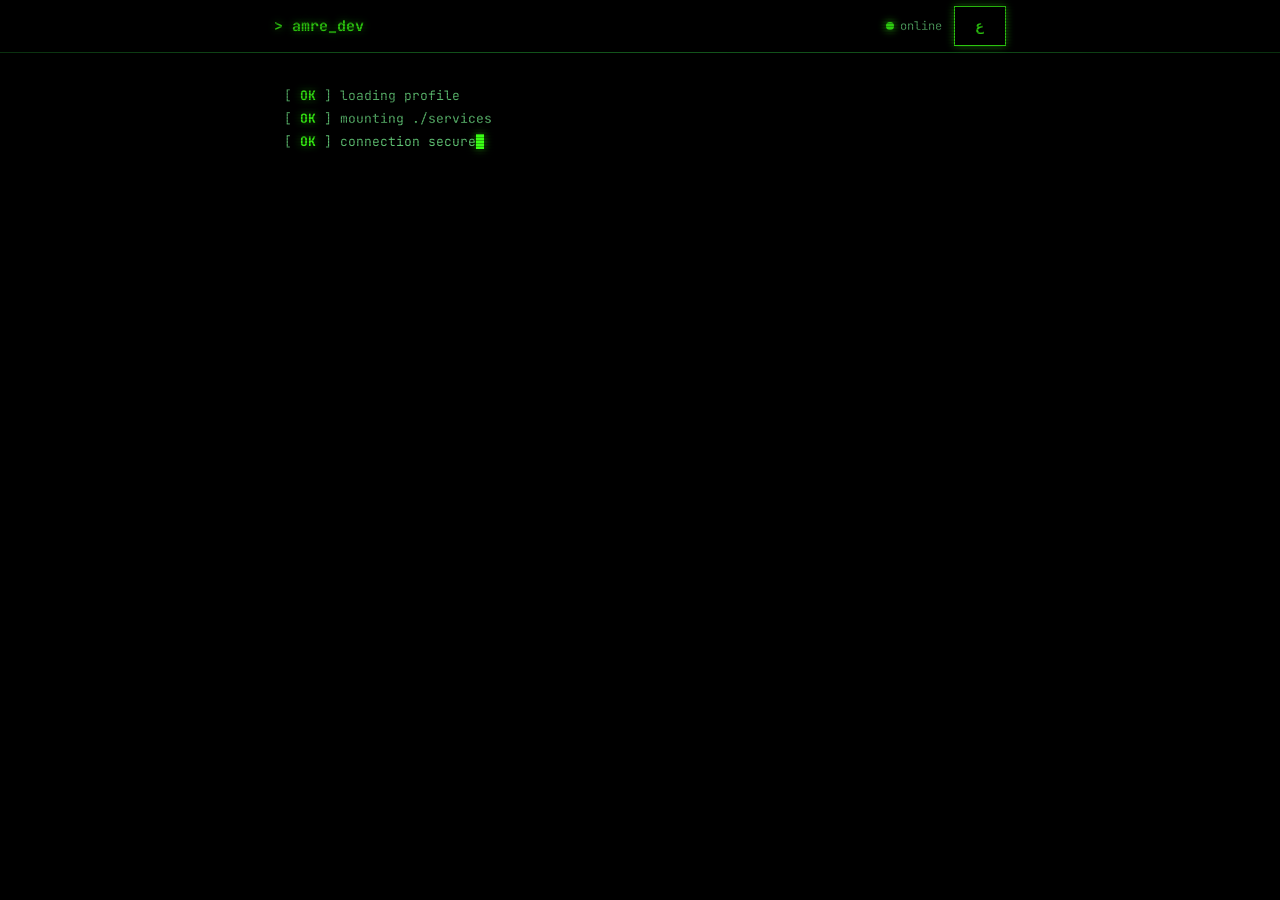
<file: index.html>
<!DOCTYPE html>
<html lang="en" dir="ltr">
<head>
<meta charset="utf-8">
<meta name="viewport" content="width=device-width, initial-scale=1, viewport-fit=cover">
<meta name="color-scheme" content="dark">
<meta name="theme-color" content="#000000">
<title>Amr Zeitony | @amre_dev</title>
<link href="https://fonts.googleapis.com/css2?family=IBM+Plex+Sans+Arabic:wght@400;600&family=JetBrains+Mono:wght@400;700&display=swap" rel="stylesheet">
<style>
:root{
  color-scheme:dark;
  --bg:#000;--panel:#030a05;--neon:#39ff14;--soft:#c4ffd0;--dim:#5fbf72;--line:#145c1e;--cyan:#19f0ff;--red:#ff4d6d;
  --glow:0 0 8px rgba(57,255,20,.55);
  --mono:"JetBrains Mono",ui-monospace,Menlo,Consolas,monospace;
  --ar:"IBM Plex Sans Arabic","Segoe UI",Tahoma,sans-serif;
  box-sizing:border-box;padding-top:env(safe-area-inset-top,0px);padding-bottom:env(safe-area-inset-bottom,0px);
}
html{scroll-padding-top:calc(env(safe-area-inset-top,0px) + 56px);background:var(--bg)}
*,*::before,*::after{box-sizing:border-box}
body{margin:0;background:var(--bg);color:var(--soft);font:400 15px/1.75 var(--mono);-webkit-text-size-adjust:100%;overflow-x:hidden}
body::before{content:"";position:fixed;inset:0 0 auto;height:env(safe-area-inset-top,0px);background:#000;z-index:20}
body::after{content:"";position:fixed;inset:0;pointer-events:none;z-index:15;
  background:repeating-linear-gradient(0deg,rgba(0,0,0,.28) 0 1px,transparent 1px 3px),radial-gradient(ellipse at center,transparent 55%,rgba(0,0,0,.55))}
::selection{background:var(--neon);color:#000}
[dir=rtl] .ar,[dir=rtl] .ar *{font-family:var(--ar)}
:focus-visible{outline:2px solid var(--cyan);outline-offset:3px}
.n{color:var(--neon);text-shadow:var(--glow)}
.d{color:var(--dim)}.c{color:var(--cyan)}

.top{position:sticky;top:env(safe-area-inset-top,0px);z-index:10;background:rgba(0,0,0,.92);border-bottom:1px solid var(--line);direction:ltr}
.top>div{display:flex;align-items:center;justify-content:space-between;height:52px;padding:0 14px;max-width:760px;margin:0 auto}
.brand{font-weight:700;color:var(--neon);text-shadow:var(--glow);font-size:15px}
.stt{font-size:12px;color:var(--dim);display:flex;align-items:center;gap:6px}
.stt i{width:8px;height:8px;border-radius:50%;background:var(--neon);box-shadow:0 0 8px var(--neon);animation:p 2s ease-in-out infinite}
@keyframes p{50%{opacity:.35}}
.lang{font:700 14px var(--mono);color:var(--neon);background:none;border:1px solid var(--neon);box-shadow:var(--glow);min-width:52px;height:40px;cursor:pointer;margin-inline-start:12px}
.lang:active{background:var(--neon);color:#000}

main{max-width:760px;margin:0 auto;padding:18px 14px 60px}
.cmd{direction:ltr;text-align:left;margin:0 0 8px;word-break:break-all}
.cmd .u{color:var(--neon);text-shadow:var(--glow)}
.boot{direction:ltr;text-align:left;font-size:13px;color:var(--dim);min-height:5.2em}
.boot b{color:var(--neon);font-weight:700;text-shadow:var(--glow)}
.cur{display:inline-block;width:.6em;height:1.1em;background:var(--neon);box-shadow:var(--glow);vertical-align:-3px;animation:b 1s steps(1) infinite}
@keyframes b{50%{opacity:0}}

h1{font:700 clamp(26px,8.4vw,44px)/1.25 var(--mono);color:var(--neon);text-shadow:0 0 14px rgba(57,255,20,.6);margin:20px 0 12px;letter-spacing:-.5px}
[dir=rtl] h1{font-family:var(--ar);letter-spacing:0;line-height:1.45}
.lead{color:var(--soft);margin:0 0 20px}
.btns{display:grid;gap:10px}
.btn{font:700 15px var(--mono);display:flex;align-items:center;justify-content:center;min-height:50px;padding:0 18px;text-decoration:none;cursor:pointer;border:1px solid var(--neon);direction:ltr;text-align:center}
.btn.p{background:var(--neon);color:#000;box-shadow:0 0 18px rgba(57,255,20,.45)}
.btn.o{background:none;color:var(--neon);text-shadow:var(--glow)}
.btn:active{transform:scale(.98)}
[dir=rtl] .btn.ar{font-family:var(--ar)}

.box{position:relative;border:1px solid var(--line);background:var(--panel);margin:36px 0 0;padding:20px 14px 14px}
.box>.ttl{position:absolute;top:-11px;inset-inline-start:12px;background:var(--bg);padding:0 8px;font-size:12px;color:var(--neon);text-shadow:var(--glow);direction:ltr}
.box p{margin:0}
.svc{display:grid;gap:14px}
.svc div{display:grid;grid-template-columns:auto 1fr;gap:2px 10px}
.svc b{color:var(--neon);text-shadow:var(--glow);direction:ltr}
.svc span{color:var(--soft);font-weight:700}
.svc small{grid-column:2;color:var(--dim);font-size:13px;line-height:1.65}
.tags{display:flex;flex-wrap:wrap;gap:8px;direction:ltr}
.tags span{border:1px solid var(--line);color:var(--cyan);padding:2px 10px;font-size:13px}
.tags span::before{content:"[ ";color:var(--dim)}.tags span::after{content:" ]";color:var(--dim)}
.cp{margin-bottom:14px}
.chs{display:grid;gap:10px}
.ch{display:flex;gap:8px}
.chl{flex:1;min-width:0;display:flex;flex-direction:column;justify-content:center;border:1px solid var(--neon);padding:10px 14px;min-height:62px;text-decoration:none;direction:ltr;text-align:left}
.chl b{font-size:12px;color:var(--dim);font-weight:400}
.chl span{color:var(--neon);text-shadow:var(--glow);font-weight:700;overflow-wrap:anywhere}
.chl:active{background:rgba(57,255,20,.12)}
.cb{font:700 13px var(--mono);color:var(--neon);background:none;border:1px solid var(--line);width:68px;cursor:pointer}
.cb:active{background:var(--neon);color:#000}
.hint{color:var(--dim);font-size:13px;margin-top:10px!important}
.end{margin-top:32px}
.toast{position:fixed;bottom:calc(18px + env(safe-area-inset-bottom,0px));left:50%;transform:translate(-50%,12px);background:var(--neon);color:#000;padding:10px 16px;font:700 14px var(--mono);opacity:0;pointer-events:none;transition:.2s;z-index:30;box-shadow:0 0 18px rgba(57,255,20,.5)}
.toast.on{opacity:1;transform:translate(-50%,0)}

@media (min-width:640px){
  body{font-size:16px}main{padding:32px 24px 90px}.btns{display:flex}.btn{min-width:210px}.copy{width:auto;min-width:240px}
  .box{padding:24px 22px 20px}.svc{grid-template-columns:1fr 1fr;gap:18px 26px}
}
@media (prefers-reduced-motion:reduce){.cur,.stt i{animation:none}.toast{transition:none}}
</style>
</head>
<body>
<header class="top"><div>
  <span class="brand">&gt; amre_dev</span>
  <span style="display:flex;align-items:center">
    <span class="stt"><i></i>online</span>
    <button class="lang" id="lang" type="button" aria-label="Switch language">ع</button>
  </span>
</div></header>

<main>
  <div class="boot" id="boot" aria-hidden="true"></div>
  <div id="page" hidden>
    <div class="cmd"><span class="u">root@amre_dev:~#</span> cat whoami.txt</div>
    <h1 class="ar" data-t="h1"></h1>
    <p class="lead ar" data-t="lead"></p>
    <div class="btns">
      <a class="btn p ar" href="#contact" data-t="cta1"></a>
      <a class="btn o ar" href="#services" data-t="cta2"></a>
    </div>

    <section class="box"><span class="ttl">about.md</span><p class="ar" data-t="about"></p></section>

    <section class="box" id="services"><span class="ttl">./services</span>
      <div class="svc ar">
        <div><b>[+]</b><span data-t="s1t"></span><small data-t="s1d"></small></div>
        <div><b>[+]</b><span data-t="s2t"></span><small data-t="s2d"></small></div>
        <div><b>[+]</b><span data-t="s3t"></span><small data-t="s3d"></small></div>
        <div><b>[+]</b><span data-t="s4t"></span><small data-t="s4d"></small></div>
      </div>
    </section>

    <section class="box"><span class="ttl">stack.txt</span>
      <div class="tags"><span>HTML/CSS</span><span>JavaScript</span><span>React</span><span>Node.js</span><span>Supabase</span><span>Android</span><span>AI/LLM-APIs</span><span>UI/UX</span></div>
    </section>

    <section class="box" id="contact"><span class="ttl">./contact.sh</span>
      <p class="cp ar" data-t="cp"></p>
      <div class="chs">
        <div class="ch"><a class="chl" href="https://wa.me/963930534650" target="_blank" rel="noopener"><b>whatsapp</b><span>+963 930 534 650</span></a><button class="cb" type="button" data-copy="+963930534650" aria-label="Copy WhatsApp number">copy</button></div>
        <div class="ch"><a class="chl" href="https://t.me/amre_dev" target="_blank" rel="noopener"><b>telegram</b><span>@amre_dev</span></a><button class="cb" type="button" data-copy="@amre_dev" aria-label="Copy Telegram username">copy</button></div>
        <div class="ch"><a class="chl" href="mailto:amredeveloper@gmail.com"><b>email</b><span>amredeveloper@gmail.com</span></a><button class="cb" type="button" data-copy="amredeveloper@gmail.com" aria-label="Copy email address">copy</button></div>
      </div>
      <p class="hint ar" data-t="chint"></p>
    </section>

    <div class="cmd end"><span class="u">root@amre_dev:~#</span> <span class="cur"></span></div>
  </div>
</main>
<div class="toast" id="toast" role="status"></div>

<script>
var T={
en:{h1:"I build web apps and products that just work.",lead:"I’m Amr Zeitony, a web and app developer working on AI and digital product design, from the first idea to the moment a user gets the product.",cta1:"Get in touch",cta2:"See what I do",about:"I work on real systems and interfaces, and I care about clean code and clear design. I use AI as a daily tool to ship faster without lowering quality.",s1t:"Web development",s1d:"Fast websites, stores and dashboards that work great on mobile.",s2t:"Mobile apps",s2d:"Android and web apps with a smooth user experience.",s3t:"Artificial intelligence",s3d:"Adding AI models to products and automating repetitive work.",s4t:"Digital product design",s4d:"Clear interfaces and a visual identity that fits the project.",cp:"Have an idea or a project? Tell me about it.",chint:"Tap a channel to open it, or copy the address.",copied:"Copied",title:"Amr Zeitony | @amre_dev",btn:"ع"},
ar:{h1:"أبني مواقع وتطبيقات تشتغل بسلاسة.",lead:"أنا عمرو زيتوني، مطوّر ويب وتطبيقات. أشتغل على الذكاء الاصطناعي وتصميم المنتجات الرقمية، من الفكرة لحد ما يوصل المنتج للمستخدم.",cta1:"تواصل معي",cta2:"شو بقدر أعمل",about:"بشتغل على أنظمة وواجهات حقيقية، وبحب الكود النظيف والتصميم الواضح. بستخدم الذكاء الاصطناعي كأداة يومية لأسرّع التنفيذ وأحافظ على الجودة.",s1t:"تطوير الويب",s1d:"مواقع ومتاجر ولوحات تحكم سريعة وبتشتغل ممتاز على الموبايل.",s2t:"تطبيقات الموبايل",s2d:"تطبيقات أندرويد وويب بتجربة استخدام سلسة.",s3t:"الذكاء الاصطناعي",s3d:"دمج نماذج الذكاء الاصطناعي بالمنتجات وأتمتة المهام المتكررة.",s4t:"تصميم المنتجات الرقمية",s4d:"واجهات واضحة وهوية بصرية بتناسب المشروع.",cp:"عندك فكرة أو مشروع؟ احكيلي عنها.",chint:"اضغط على القناة لتفتحها، أو انسخ العنوان.",copied:"اننسخ",title:"عمرو زيتوني | @amre_dev",btn:"EN"}
};
var lang="en",boot=document.getElementById("boot"),page=document.getElementById("page"),timer,first=true;
var LINES=["[ <b>OK</b> ] loading profile","[ <b>OK</b> ] mounting ./services","[ <b>OK</b> ] connection secure"];
function apply(){
  var d=T[lang];
  document.documentElement.lang=lang;document.documentElement.dir=lang==="ar"?"rtl":"ltr";
  document.title=d.title;
  document.querySelectorAll("[data-t]").forEach(function(e){e.textContent=d[e.dataset.t]});
  document.getElementById("lang").textContent=d.btn;
}
function show(){boot.innerHTML=LINES.join("<br>");page.hidden=false}
function run(){
  clearTimeout(timer);
  var reduce=window.matchMedia("(prefers-reduced-motion:reduce)").matches;
  if(!first||reduce){first=false;show();return}
  first=false;var i=0;boot.innerHTML="";
  (function s(){
    if(i<LINES.length){boot.innerHTML=LINES.slice(0,i+1).join("<br>")+"<span class='cur'></span>";i++;timer=setTimeout(s,420)}
    else timer=setTimeout(function(){show();window.scrollTo(0,0)},350)
  })();
}
document.getElementById("lang").addEventListener("click",function(){lang=lang==="ar"?"en":"ar";apply();if(!page.hidden){clearTimeout(timer);show()}});
document.querySelectorAll("[data-copy]").forEach(function(b){b.addEventListener("click",function(){
  var t=document.getElementById("toast");
  try{navigator.clipboard.writeText(b.dataset.copy)}catch(e){}
  t.textContent=T[lang].copied;t.classList.add("on");setTimeout(function(){t.classList.remove("on")},1800);
})});
apply();run();
</script>
</body>
</html>
</file>
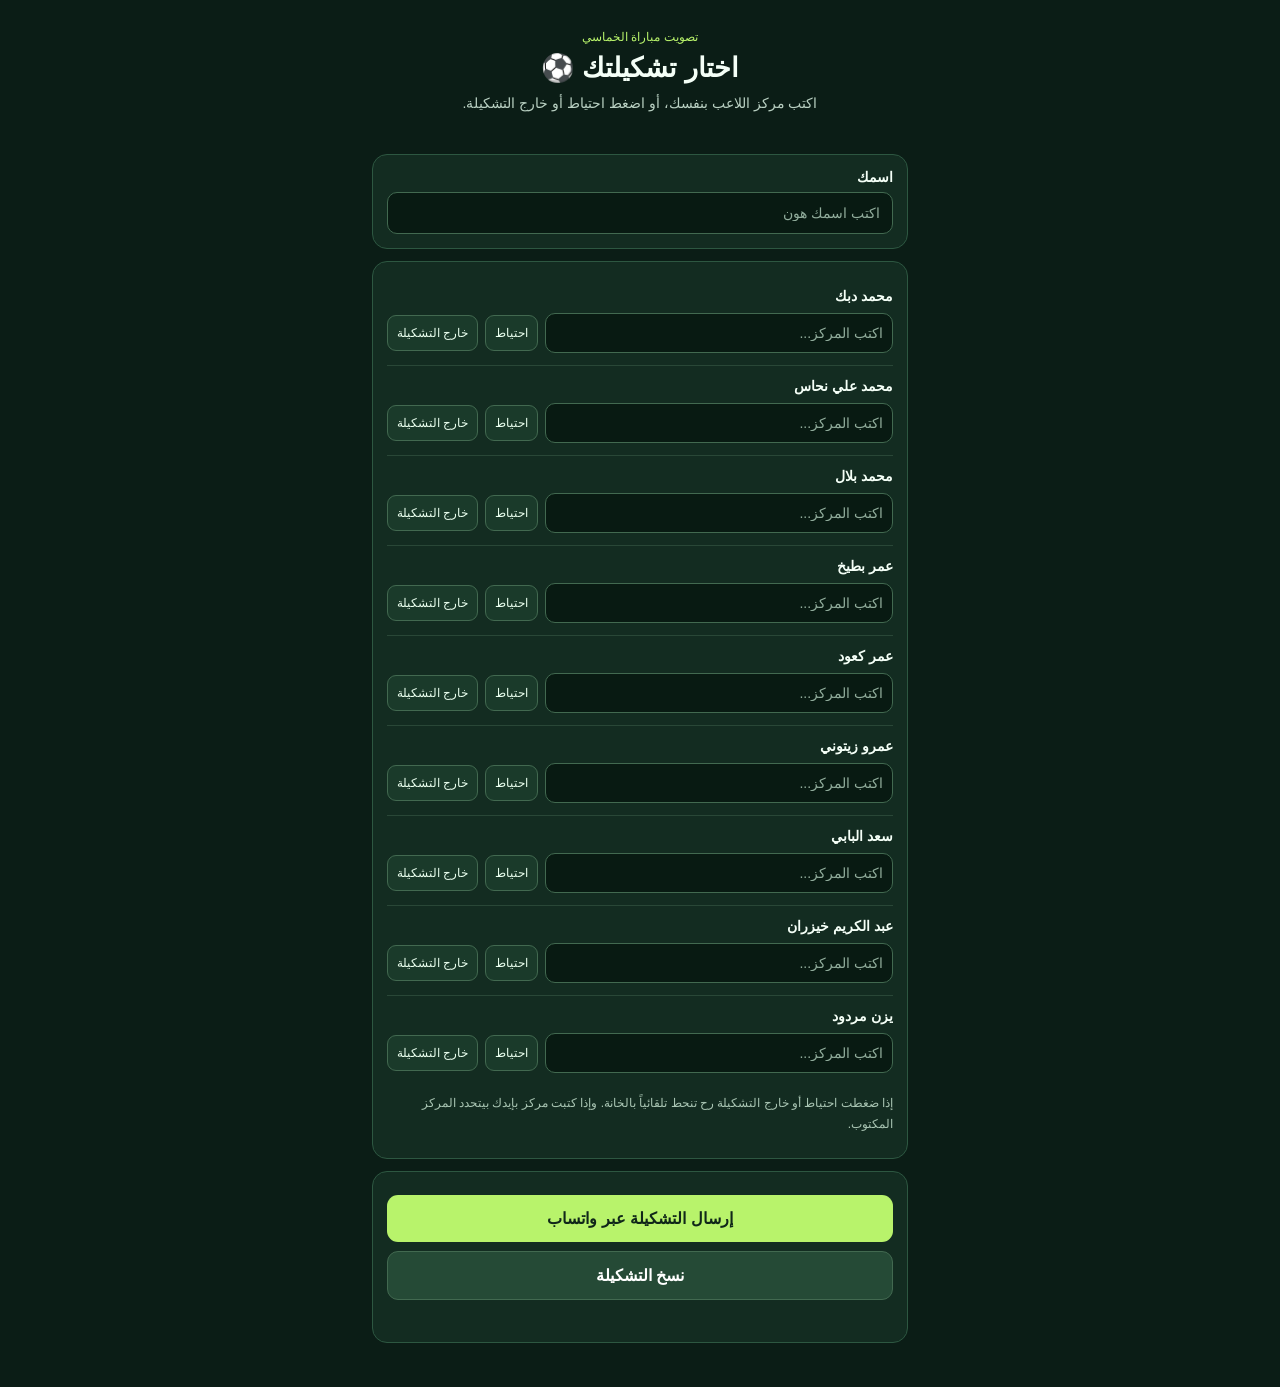
<file: Ball/index.html>
<!doctype html>
<html lang="ar" dir="rtl">
<head>
<meta charset="utf-8">
<meta name="viewport" content="width=device-width,initial-scale=1">
<meta name="theme-color" content="#0b5d3b">
<title>تشكيلة الرفقات</title>
<style>
*{box-sizing:border-box}body{margin:0;background:#0b1d16;color:#f4fff7;font-family:Tahoma,Arial,sans-serif}
main{max-width:560px;margin:auto;padding:18px 12px 32px}
header{text-align:center;padding:12px 4px 18px}h1{font-size:27px;margin:8px 0}p{color:#b9d0c2;font-size:14px;line-height:1.7;margin:8px 0}
.box{background:#132c21;border:1px solid #2d5741;border-radius:15px;padding:14px;margin:12px 0}
label{display:block;font-size:14px;font-weight:bold;margin-bottom:7px}
input[type=text]{width:100%;padding:12px;border:1px solid #426950;border-radius:10px;background:#081a12;color:white;font:inherit;font-size:14px;outline:none}
input::placeholder{color:#91ad9c}
.player{padding:12px 0;border-bottom:1px solid #294737}.player:last-child{border-bottom:0}
.name{font-weight:bold;font-size:14px;margin-bottom:9px}
.row{display:grid;grid-template-columns:minmax(0,1fr) auto auto;gap:7px;align-items:center}
.roleinput{min-width:0;padding:11px 9px!important}
.choice{border:1px solid #426950;border-radius:9px;background:#1a3a2a;color:#eaffef;padding:10px 9px;font:inherit;font-size:12px;white-space:nowrap;cursor:pointer}
.choice.active{background:#b8f36b;color:#102719;border-color:#b8f36b;font-weight:bold}
.choice.out.active{background:#ff8585;border-color:#ff8585}
button.action{width:100%;border:0;border-radius:11px;padding:14px;margin-top:9px;font:inherit;font-weight:bold;cursor:pointer}
#send{background:#b8f36b;color:#102719}#copy{background:#254a36;color:#fff;border:1px solid #426950}
#status{font-size:13px;color:#c9f89e;min-height:18px;margin-top:10px;line-height:1.7}
.hint{font-size:12px;color:#a9c5b3;line-height:1.8}
@media(max-width:390px){.row{grid-template-columns:minmax(0,1fr) auto auto;gap:5px}.choice{padding:10px 7px;font-size:11px}.roleinput{font-size:12px!important}}
</style>
</head>
<body>
<main>
<header>
<div style="color:#b8f36b;font-size:12px">تصويت مباراة الخماسي</div>
<h1>اختار تشكيلتك ⚽</h1>
<p>اكتب مركز اللاعب بنفسك، أو اضغط احتياط أو خارج التشكيلة.</p>
</header>
<section class="box">
<label for="voter">اسمك</label>
<input type="text" id="voter" maxlength="50" placeholder="اكتب اسمك هون">
</section>
<section class="box">
<div id="players"></div>
<p class="hint">إذا ضغطت احتياط أو خارج التشكيلة رح تنحط تلقائياً بالخانة. وإذا كتبت مركز بإيدك بيتحدد المركز المكتوب.</p>
</section>
<section class="box">
<button class="action" id="send">إرسال التشكيلة عبر واتساب</button>
<button class="action" id="copy">نسخ التشكيلة</button>
<div id="status" aria-live="polite"></div>
</section>
</main>
<script>
const names=["محمد دبك","محمد علي نحاس","محمد بلال","عمر بطيخ","عمر كعود","عمرو زيتوني","سعد البابي","عبد الكريم خيزران","يزن مردود"];
const host=document.getElementById("players");
names.forEach((name,i)=>{
 const row=document.createElement("div");row.className="player";
 const label=document.createElement("div");label.className="name";label.textContent=name;
 const controls=document.createElement("div");controls.className="row";
 const input=document.createElement("input");input.type="text";input.id="role"+i;input.className="roleinput";input.maxLength=40;input.placeholder="اكتب المركز...";input.autocomplete="off";
 const bench=document.createElement("button");bench.type="button";bench.className="choice";bench.textContent="احتياط";bench.setAttribute("aria-pressed","false");
 const out=document.createElement("button");out.type="button";out.className="choice out";out.textContent="خارج التشكيلة";out.setAttribute("aria-pressed","false");
 function selectButton(which){
   input.value=which;
   [bench,out].forEach(b=>{const active=b.textContent===which;b.classList.toggle("active",active);b.setAttribute("aria-pressed",String(active))});
   updateButtonState();
 }
 bench.addEventListener("click",()=>selectButton(bench.classList.contains("active")?"":"احتياط"));
 out.addEventListener("click",()=>selectButton(out.classList.contains("active")?"":"خارج التشكيلة"));
 input.addEventListener("input",()=>{
   [bench,out].forEach(b=>{b.classList.remove("active");b.setAttribute("aria-pressed","false")});
   if(input.value.trim()==="احتياط")bench.classList.add("active");
   if(input.value.trim()==="خارج التشكيلة")out.classList.add("active");
   updateButtonState();
 });
 controls.append(input,bench,out);row.append(label,controls);host.appendChild(row);
});
function getMessage(){
 let out="⚽ تصويت تشكيلة الخماسي\nاسم المصوّت: "+(document.getElementById("voter").value.trim()||"لم يكتب اسمه")+"\n\n";
 names.forEach((name,i)=>{out+=name+": "+(document.getElementById("role"+i).value.trim()||"لم يحدد")+"\n"});
 return out;
}
function updateButtonState(){document.getElementById("status").textContent=""}
function validate(){
 const missing=names.filter((_,i)=>!document.getElementById("role"+i).value.trim());
 if(missing.length){document.getElementById("status").textContent="باقي تحدد مركز أو حالة كل لاعب: "+missing.join("، ");return false}
 return true;
}
document.getElementById("send").addEventListener("click",()=>{
 if(!validate())return;
 window.open("https://wa.me/963958653504?text="+encodeURIComponent(getMessage()),"_blank");
 document.getElementById("status").textContent="واتساب فتح والرسالة جاهزة. اختار المحادثة وابعتها.";
});
document.getElementById("copy").addEventListener("click",async()=>{
 if(!validate())return;
 const status=document.getElementById("status");
 try{await navigator.clipboard.writeText(getMessage());status.textContent="تم نسخ التصويت. فيك تلصقه بواتساب."}
 catch(e){const t=document.createElement("textarea");t.value=getMessage();document.body.appendChild(t);t.select();document.execCommand("copy");t.remove();status.textContent="تم نسخ التصويت. فيك تلصقه بواتساب."}
});
</script>
</body>
</html>
</file>
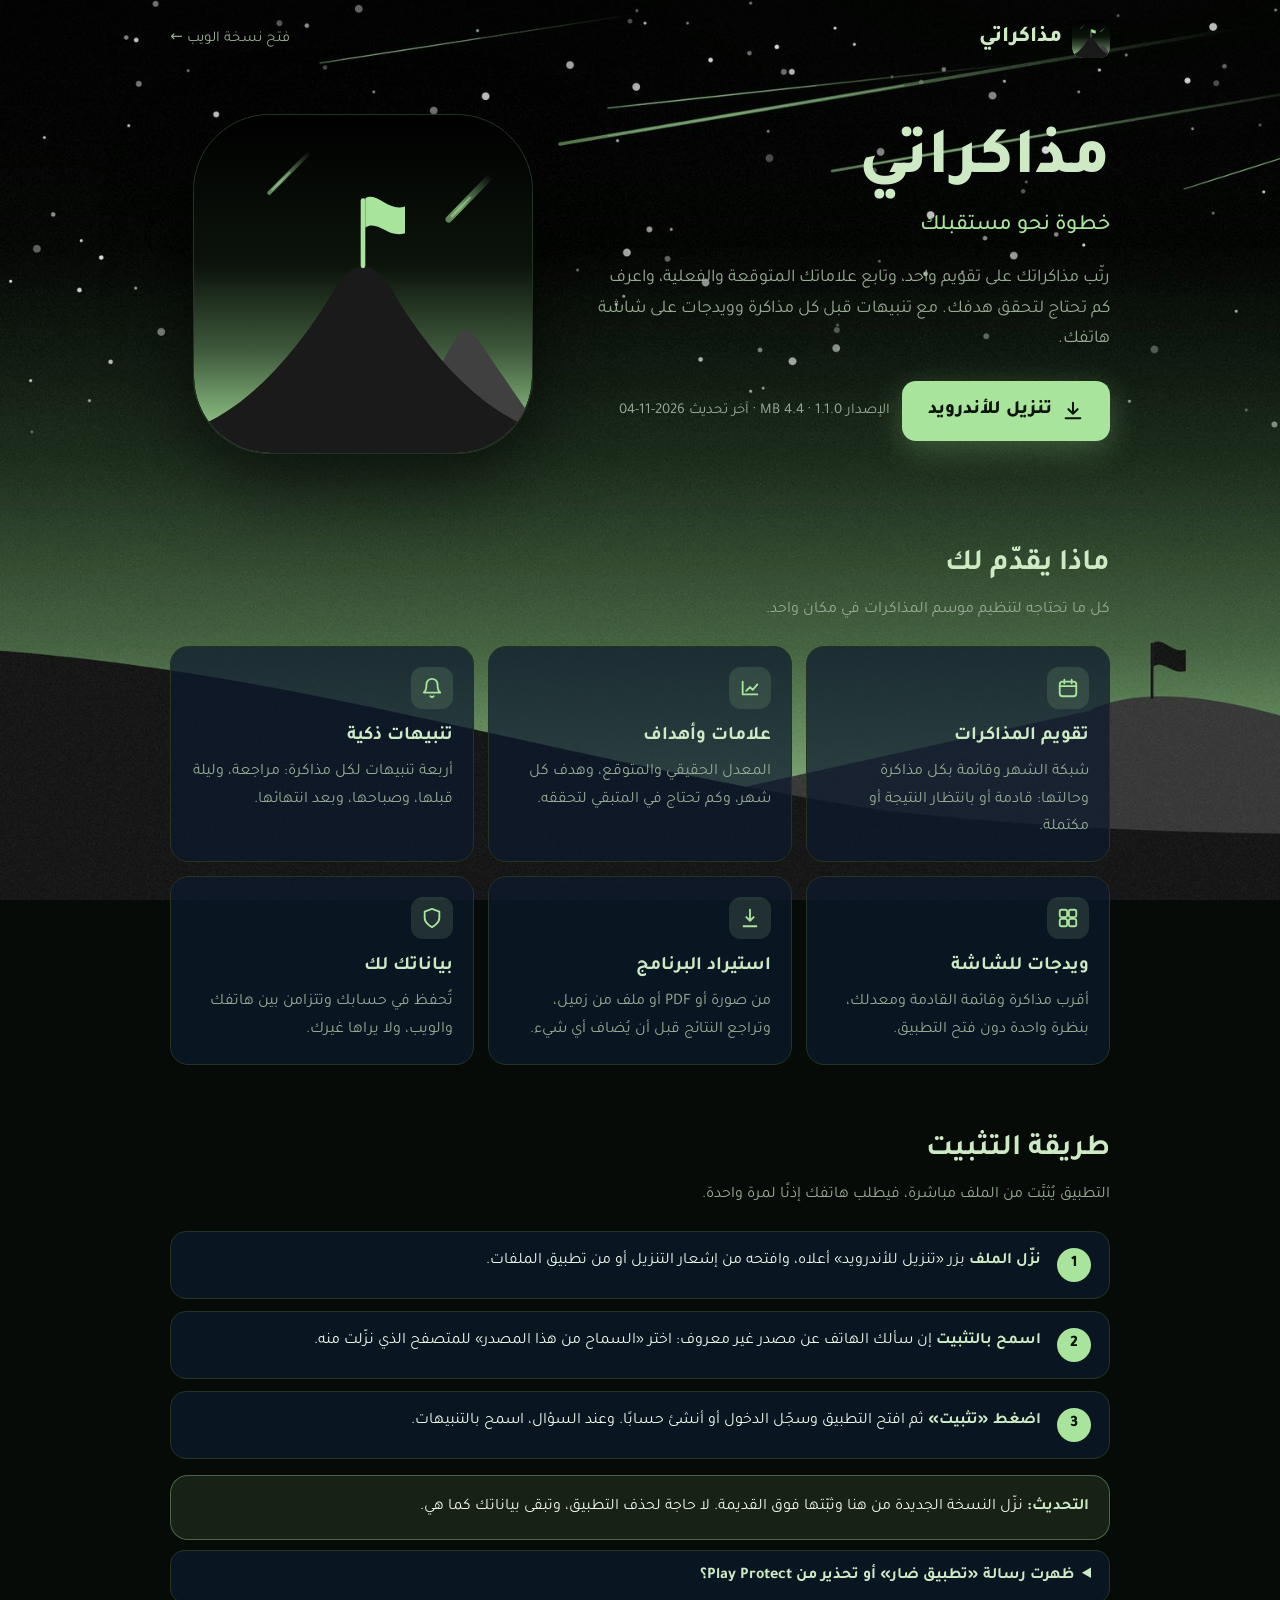
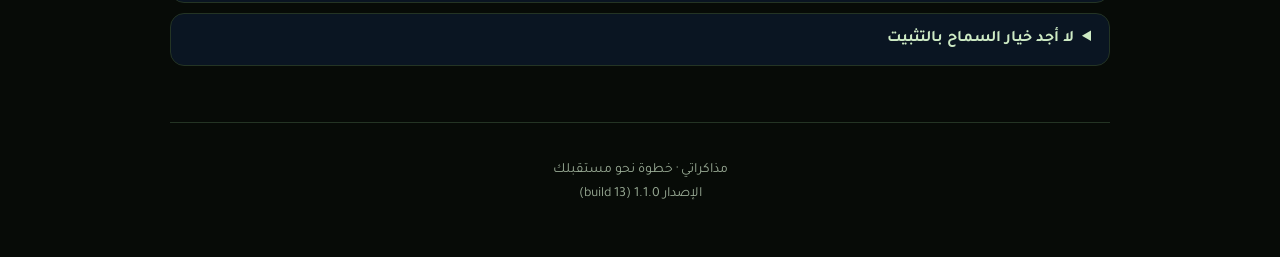
<file: mudhakarat-app/index.html>
<!doctype html>
<html lang="ar" dir="rtl">
<head>
<meta charset="utf-8">
<meta name="viewport" content="width=device-width,initial-scale=1">
<title>مذاكراتي — حمّل التطبيق</title>
<meta name="description" content="مذاكراتي: تطبيق لتنظيم مذاكراتك ومتابعة علاماتك وأهدافك، مع تنبيهات وويدجات على شاشة هاتفك.">
<meta name="theme-color" content="#070b07">
<link rel="icon" href="icon.svg" type="image/svg+xml">
<link rel="preconnect" href="https://fonts.googleapis.com">
<link rel="preconnect" href="https://fonts.gstatic.com" crossorigin>
<link href="https://fonts.googleapis.com/css2?family=Tajawal:wght@400;500;700;800&display=swap" rel="stylesheet">
<style>
:root{--navy:#070b07;--navy2:#0b120b;--slate:#3f5a3c;--line:#243424;--sand:#a8e49c;--cream:#cdeac4;--text:#eef7ea;--muted:#98aa94}
*{box-sizing:border-box}
html{scroll-behavior:smooth}
body{margin:0;font-family:Tajawal,system-ui,sans-serif;color:var(--text);line-height:1.7;background:var(--navy);
 background-image:radial-gradient(900px 500px at 85% -10%,rgba(168,228,156,.16),transparent 60%),radial-gradient(800px 600px at 0% 40%,rgba(63,90,60,.30),transparent 60%),linear-gradient(180deg,#101a10 0%,#070b07 55%,#0b120b 100%);background-attachment:fixed}
body::before{content:"";position:fixed;inset:0;z-index:-1;background:url(bg-dawn.jpg) center bottom/cover no-repeat;opacity:.55}
@media(min-aspect-ratio:1/1) and (min-width:700px){body::before{background-image:url(bg-desktop.jpg);opacity:.9}}
a{color:var(--sand)}
.wrap{max-width:980px;margin:0 auto;padding:0 20px}
header{display:flex;align-items:center;justify-content:space-between;padding:20px 0}
.brand{display:flex;align-items:center;gap:10px;font-weight:800;font-size:22px;color:var(--cream);text-decoration:none}
.brand img{width:38px;height:38px;border-radius:10px}
header a.web{font-size:15px;color:var(--muted);text-decoration:none}
header a.web:hover{color:var(--cream)}
.hero{display:grid;grid-template-columns:1.15fr .85fr;gap:32px;align-items:center;padding:36px 0 56px}
.hero h1{font-size:clamp(40px,7vw,66px);line-height:1.1;margin:0 0 8px;color:var(--cream);font-weight:800}
.tag{color:var(--sand);font-size:22px;font-weight:500;margin:0 0 18px}
.lead{color:var(--muted);font-size:18px;margin:0 0 26px;max-width:34em}
.cta{display:flex;flex-wrap:wrap;gap:12px;align-items:center}
.btn{display:inline-flex;align-items:center;gap:10px;background:var(--sand);color:#0a140a;font:inherit;font-weight:800;font-size:19px;padding:14px 26px;border-radius:14px;text-decoration:none;border:0;cursor:pointer;box-shadow:0 8px 30px rgba(168,228,156,.28);transition:transform .15s,box-shadow .15s}
.btn:hover{transform:translateY(-2px);box-shadow:0 12px 36px rgba(168,228,156,.4)}
.btn svg{width:22px;height:22px}
.btn[aria-disabled=true]{opacity:.55;pointer-events:none;box-shadow:none}
.meta{color:var(--muted);font-size:15px}
.art{position:relative;aspect-ratio:1;max-width:340px;margin-inline:auto;width:100%;border-radius:0;overflow:visible;border:0;background:none;box-shadow:none}.art img{border-radius:22.5%;border:1px solid var(--line);box-shadow:0 30px 80px rgba(0,0,0,.55)}
.art svg{position:absolute;inset:0;width:100%;height:100%}
section{padding:30px 0}
h2{font-size:30px;margin:0 0 6px;color:var(--cream)}
.sub{color:var(--muted);margin:0 0 22px}
.grid{display:grid;grid-template-columns:repeat(3,1fr);gap:14px}@media(max-width:760px){.grid{grid-template-columns:1fr}}
.card{background:rgba(13,26,46,.72);border:1px solid var(--line);border-radius:18px;padding:20px}
.card h3{margin:0 0 6px;font-size:19px;color:var(--cream)}
.card p{margin:0;color:var(--muted);font-size:16px}
.ic{width:42px;height:42px;border-radius:12px;background:rgba(168,228,156,.14);display:grid;place-items:center;margin-bottom:12px;color:var(--sand)}
.ic svg{width:22px;height:22px}
ol.steps{list-style:none;margin:0;padding:0;display:grid;gap:12px;counter-reset:s}
ol.steps li{counter-increment:s;display:flex;gap:16px;align-items:flex-start;background:rgba(13,26,46,.72);border:1px solid var(--line);border-radius:16px;padding:16px 18px}
ol.steps li::before{content:counter(s);flex:none;width:34px;height:34px;border-radius:50%;background:var(--sand);color:#0a140a;font-weight:800;display:grid;place-items:center}
ol.steps b{color:var(--cream)}
.note{background:rgba(168,228,156,.10);border:1px solid rgba(168,228,156,.35);border-radius:18px;padding:18px 20px;color:var(--text)}
.note b{color:var(--cream)}
details{background:rgba(13,26,46,.72);border:1px solid var(--line);border-radius:14px;padding:12px 18px;margin-top:10px}
summary{cursor:pointer;font-weight:700;color:var(--cream)}
details p{color:var(--muted);margin:8px 0 0}
footer{padding:36px 0 50px;color:var(--muted);font-size:14px;text-align:center;border-top:1px solid var(--line);margin-top:26px}
.waves{position:fixed;inset:auto 0 0 0;height:22vh;pointer-events:none;z-index:-1;opacity:.55}
@media(max-width:760px){.hero{grid-template-columns:1fr;text-align:right}.art{max-width:240px;order:-1}}
</style>
</head>
<body>


<div class="wrap">
<header>
  <a class="brand" href="#"><img src="icon.svg" alt="" width="38" height="38">مذاكراتي</a>
  <a class="web" href="https://amre.is-a.dev/mudhakarat">فتح نسخة الويب ←</a>
</header>

<div class="hero">
  <div>
    <h1>مذاكراتي</h1>
    <p class="tag">خطوة نحو مستقبلك</p>
    <p class="lead">رتّب مذاكراتك على تقويم واحد، وتابع علاماتك المتوقعة والفعلية، واعرف كم تحتاج لتحقق هدفك. مع تنبيهات قبل كل مذاكرة وويدجات على شاشة هاتفك.</p>
    <div class="cta">
      <a class="btn" id="dl" href="https://mudhakarati-app.netlify.app/mudhakarat.apk" download="mudhakarat.apk" aria-disabled="true">
        <svg viewBox="0 0 24 24" fill="none" stroke="currentColor" stroke-width="2.2" stroke-linecap="round" stroke-linejoin="round"><path d="M12 3v12m0 0l-5-5m5 5l5-5M4 20h16"/></svg>
        <span id="dlt">تنزيل للأندرويد</span>
      </a>
      <span class="meta" id="meta">للأندرويد 7 فأحدث</span>
    </div>
  </div>
  <div class="art" aria-hidden="true"><img src="icon.svg" alt="" style="width:100%;height:100%;object-fit:cover;display:block"></div>
</div>

<section>
  <h2>ماذا يقدّم لك</h2>
  <p class="sub">كل ما تحتاجه لتنظيم موسم المذاكرات في مكان واحد.</p>
  <div class="grid">
    <div class="card"><div class="ic"><svg viewBox="0 0 24 24" fill="none" stroke="currentColor" stroke-width="2" stroke-linecap="round" stroke-linejoin="round"><rect x="3" y="5" width="18" height="16" rx="3"/><path d="M8 3v4M16 3v4M3 10h18"/></svg></div><h3>تقويم المذاكرات</h3><p>شبكة الشهر وقائمة بكل مذاكرة وحالتها: قادمة أو بانتظار النتيجة أو مكتملة.</p></div>
    <div class="card"><div class="ic"><svg viewBox="0 0 24 24" fill="none" stroke="currentColor" stroke-width="2" stroke-linecap="round" stroke-linejoin="round"><path d="M4 19V5M4 19h16M8 15l4-4 3 3 5-6"/></svg></div><h3>علامات وأهداف</h3><p>المعدل الحقيقي والمتوقع، وهدف كل شهر، وكم تحتاج في المتبقي لتحققه.</p></div>
    <div class="card"><div class="ic"><svg viewBox="0 0 24 24" fill="none" stroke="currentColor" stroke-width="2" stroke-linecap="round" stroke-linejoin="round"><path d="M18 8a6 6 0 10-12 0c0 7-3 9-3 9h18s-3-2-3-9M13.7 21a2 2 0 01-3.4 0"/></svg></div><h3>تنبيهات ذكية</h3><p>أربعة تنبيهات لكل مذاكرة: مراجعة، وليلة قبلها، وصباحها، وبعد انتهائها.</p></div>
    <div class="card"><div class="ic"><svg viewBox="0 0 24 24" fill="none" stroke="currentColor" stroke-width="2" stroke-linecap="round" stroke-linejoin="round"><rect x="3" y="3" width="8" height="8" rx="2"/><rect x="13" y="3" width="8" height="8" rx="2"/><rect x="3" y="13" width="8" height="8" rx="2"/><rect x="13" y="13" width="8" height="8" rx="2"/></svg></div><h3>ويدجات للشاشة</h3><p>أقرب مذاكرة وقائمة القادمة ومعدلك، بنظرة واحدة دون فتح التطبيق.</p></div>
    <div class="card"><div class="ic"><svg viewBox="0 0 24 24" fill="none" stroke="currentColor" stroke-width="2" stroke-linecap="round" stroke-linejoin="round"><path d="M12 3v12m0 0l-4-4m4 4l4-4M5 21h14"/></svg></div><h3>استيراد البرنامج</h3><p>من صورة أو PDF أو ملف من زميل، وتراجع النتائج قبل أن يُضاف أي شيء.</p></div>
    <div class="card"><div class="ic"><svg viewBox="0 0 24 24" fill="none" stroke="currentColor" stroke-width="2" stroke-linecap="round" stroke-linejoin="round"><path d="M12 22s8-4 8-10V5l-8-3-8 3v7c0 6 8 10 8 10z"/></svg></div><h3>بياناتك لك</h3><p>تُحفظ في حسابك وتتزامن بين هاتفك والويب، ولا يراها غيرك.</p></div>
  </div>
</section>

<section id="install">
  <h2>طريقة التثبيت</h2>
  <p class="sub">التطبيق يُثبَّت من الملف مباشرة، فيطلب هاتفك إذنًا لمرة واحدة.</p>
  <ol class="steps">
    <li><div><b>نزّل الملف</b> بزر «تنزيل للأندرويد» أعلاه، وافتحه من إشعار التنزيل أو من تطبيق الملفات.</div></li>
    <li><div><b>اسمح بالتثبيت</b> إن سألك الهاتف عن مصدر غير معروف: اختر «السماح من هذا المصدر» للمتصفح الذي نزّلت منه.</div></li>
    <li><div><b>اضغط «تثبيت»</b> ثم افتح التطبيق وسجّل الدخول أو أنشئ حسابًا. وعند السؤال، اسمح بالتنبيهات.</div></li>
  </ol>
  <div class="note" style="margin-top:16px"><b>التحديث:</b> نزّل النسخة الجديدة من هنا وثبّتها فوق القديمة. لا حاجة لحذف التطبيق، وتبقى بياناتك كما هي.</div>
  <details>
    <summary>ظهرت رسالة «تطبيق ضار» أو تحذير من Play Protect؟</summary>
    <p>هذا تحذير عام يظهر لأي تطبيق يُنزَّل من خارج متجر Google Play ومن مطوّر لا تعرفه Google بعد. التطبيق لا يطلب أذونات خطرة؛ يستخدم التنبيهات فقط. اختر «مزيد من التفاصيل» ثم «التثبيت على أي حال».</p>
  </details>
  <details>
    <summary>لا أجد خيار السماح بالتثبيت</summary>
    <p>افتح الإعدادات ← التطبيقات ← الوصول الخاص ← تثبيت التطبيقات غير المعروفة، ثم فعّل الخيار للمتصفح أو لتطبيق الملفات. تختلف التسمية قليلًا بين الشركات.</p>
  </details>
</section>

<footer>مذاكراتي · خطوة نحو مستقبلك<br><span id="ver"></span></footer>
</div>

<script>
(function(){
  var NETLIFY='https://mudhakarati-app.netlify.app/';
  var btn=document.getElementById('dl'),txt=document.getElementById('dlt'),meta=document.getElementById('meta'),ver=document.getElementById('ver');
  function load(u){return fetch(u,{cache:'no-store'}).then(function(r){if(!r.ok)throw 0;return r.json()})}
  // الأصل: version.json على Netlify. لو المتصفح منعه (CORS) نستخدم النسخة المحلية.
  load(NETLIFY+'version.json').catch(function(){return load('version.json')}).then(function(v){
    btn.removeAttribute('aria-disabled');
    btn.href=new URL(v.file||'mudhakarat.apk',NETLIFY).href;   // الـ APK دائماً من Netlify
    var parts=['الإصدار '+v.version];
    if(v.size)parts.push(v.size);
    if(v.date)parts.push('آخر تحديث '+v.date);
    meta.textContent=parts.join(' · ');
    ver.textContent='الإصدار '+v.version+' (build '+v.build+')';
  }).catch(function(){
    txt.textContent='قريبًا';
    meta.textContent='ملف التطبيق قيد الرفع، عُد بعد قليل.';
  });
})();
</script>
</body>
</html>
</file>
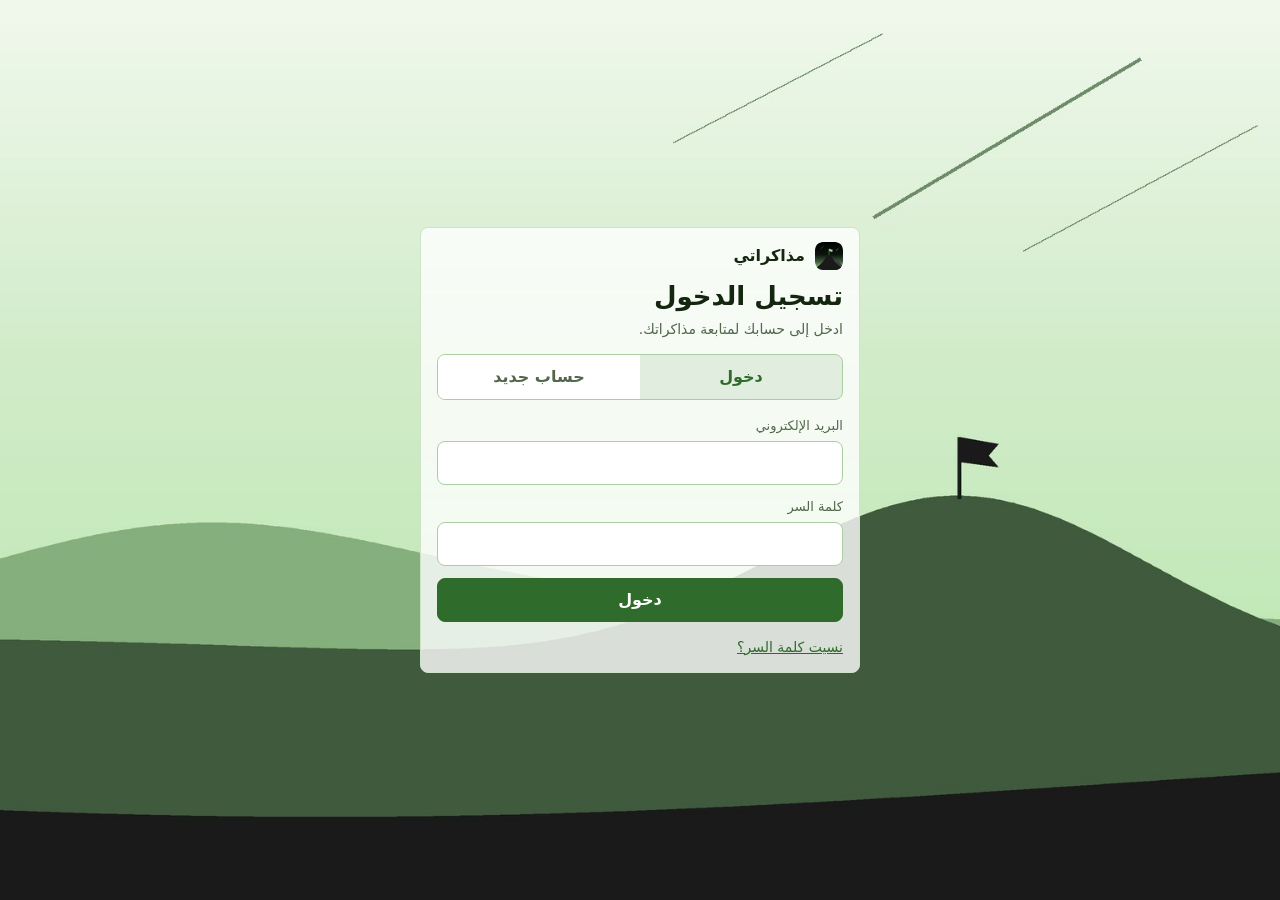
<file: mudhakarat-v2/index.html>
<!doctype html>
<html lang="ar" dir="rtl">
<head>
  <meta charset="utf-8">
  <meta name="viewport" content="width=device-width, initial-scale=1, viewport-fit=cover">
  <meta name="theme-color" content="#070b07">
  <meta name="color-scheme" content="dark">
  <meta name="apple-mobile-web-app-capable" content="yes">
  <meta name="mobile-web-app-capable" content="yes">
  <meta name="apple-mobile-web-app-status-bar-style" content="black-translucent">
  <meta name="apple-mobile-web-app-title" content="مذاكراتي">
  <script>try{var t=localStorage.getItem('mz_theme')||'auto';if(t==='auto')t=matchMedia('(prefers-color-scheme: light)').matches?'light':'dark';document.documentElement.setAttribute('data-theme',t);var m=document.querySelector('meta[name=theme-color]');if(m&&t==='light')m.content='#f3fbf0';}catch(e){}</script>
  <link rel="manifest" href="manifest.webmanifest">
  <link rel="icon" href="icons/icon.svg" type="image/svg+xml">
  <link rel="apple-touch-icon" href="icons/apple-touch-icon.png">
  <title>مذاكراتي</title>
  <link rel="stylesheet" href="css/app.css">
</head>
<body>
  <div id="app"><div class="authwrap"><span class="spin" role="status" aria-label="جارٍ التحميل"></span></div></div>
  <dialog id="dlg"></dialog>
  <div id="toasts" aria-live="polite"></div>
  <script type="module" src="js/app.js"></script>
  <noscript>يحتاج التطبيق إلى تفعيل JavaScript.</noscript>
</body>
</html>
</file>
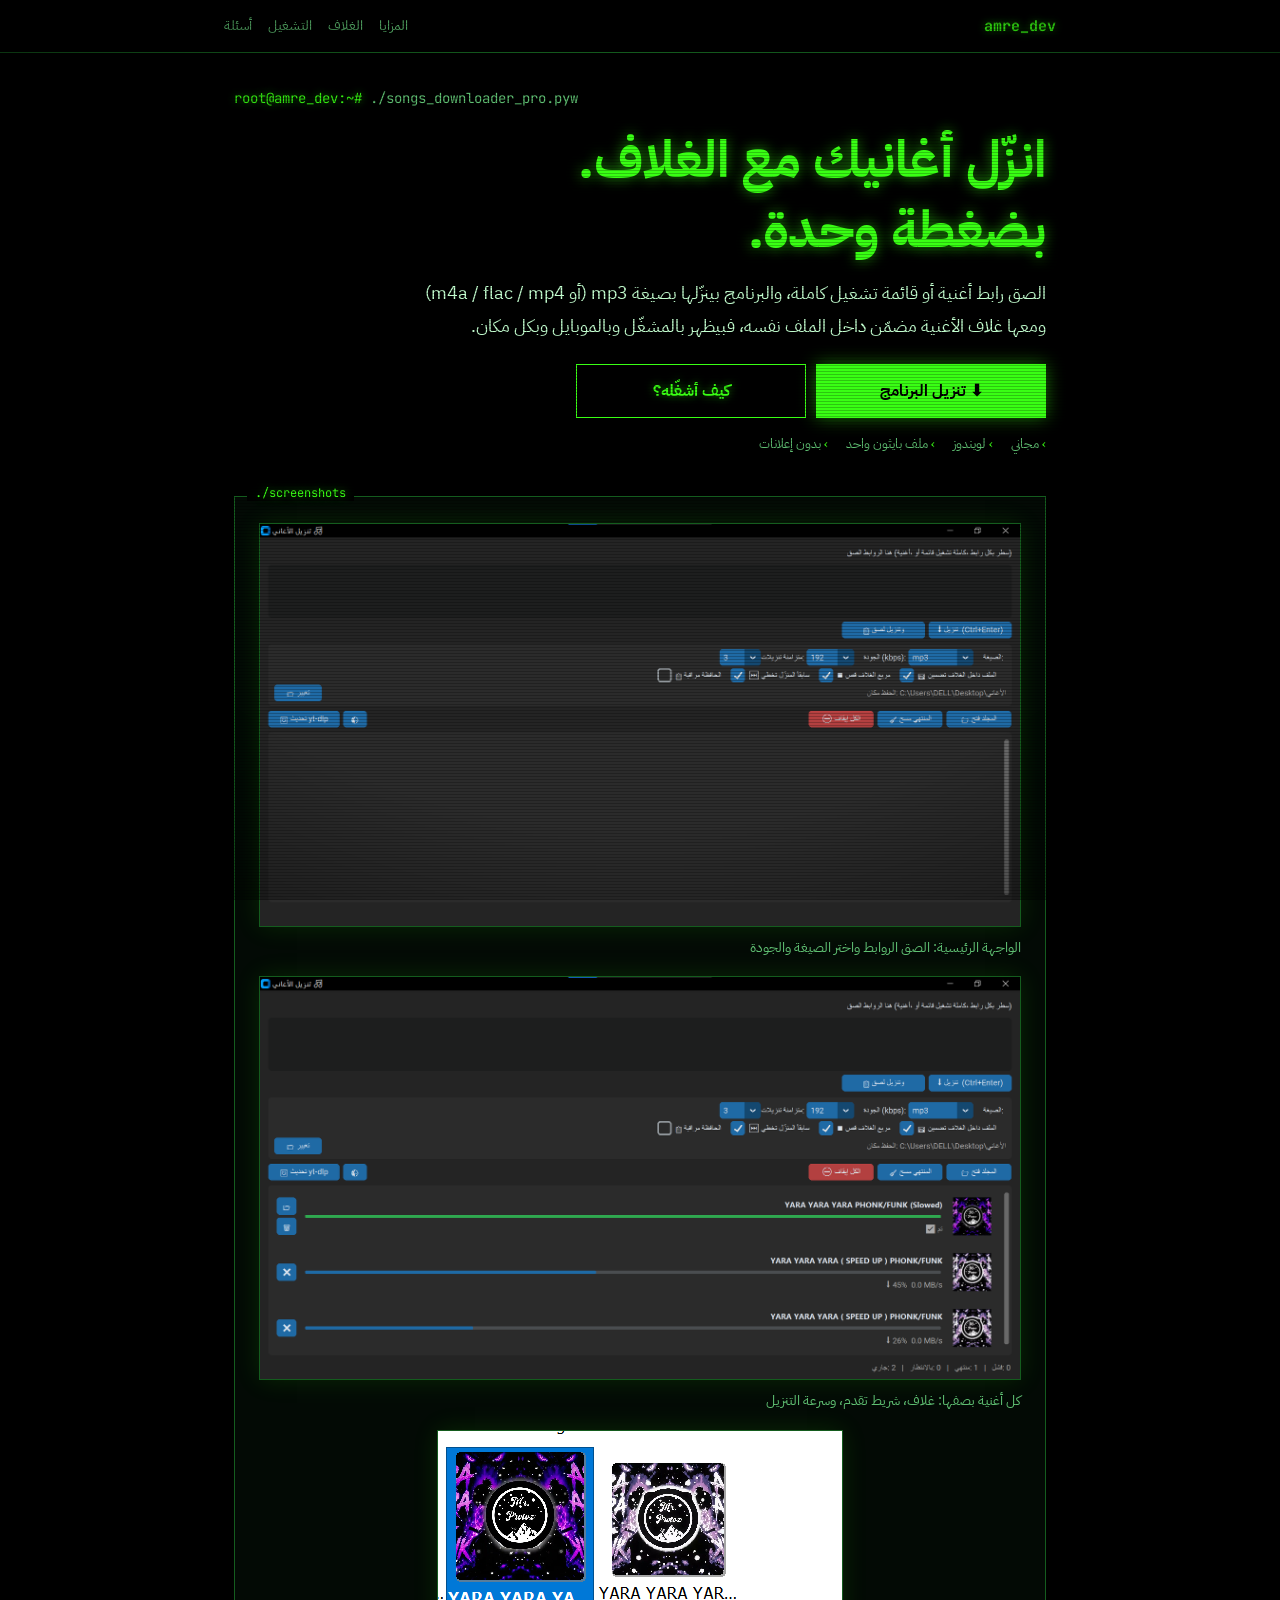
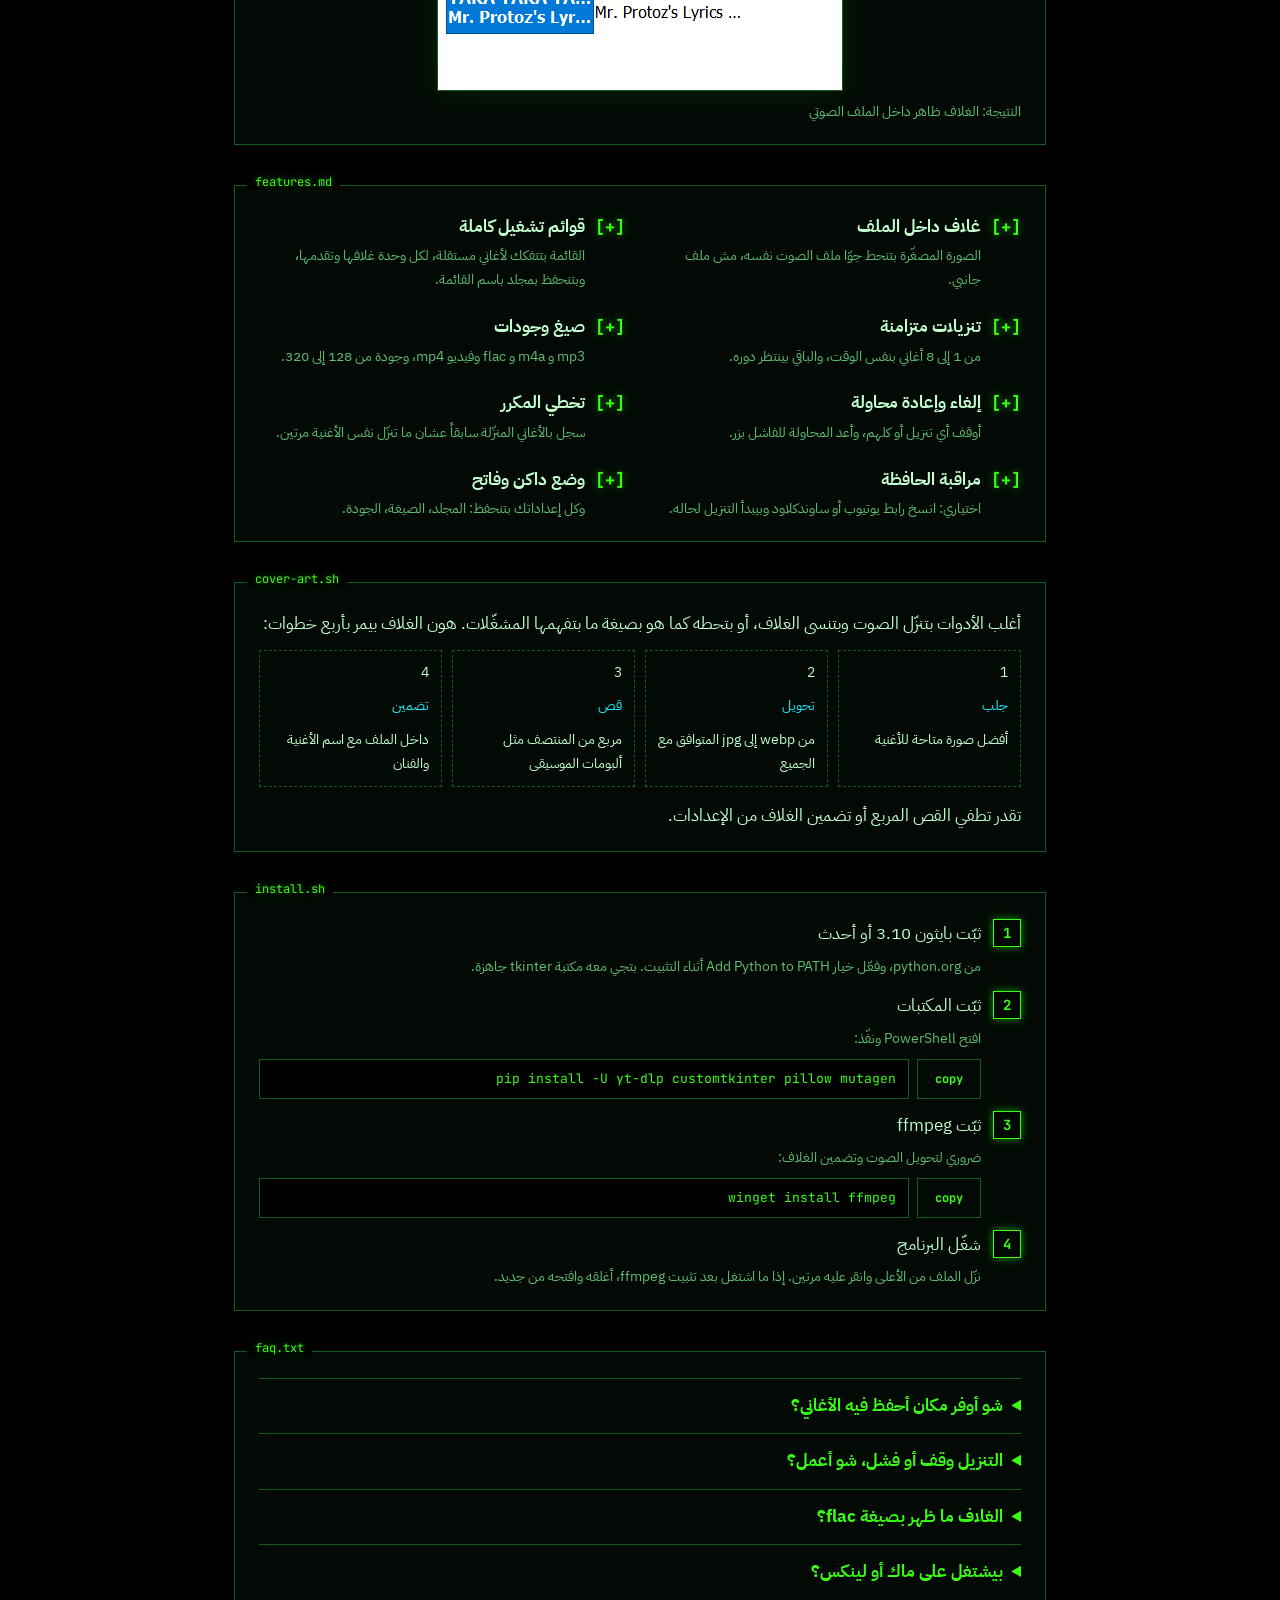
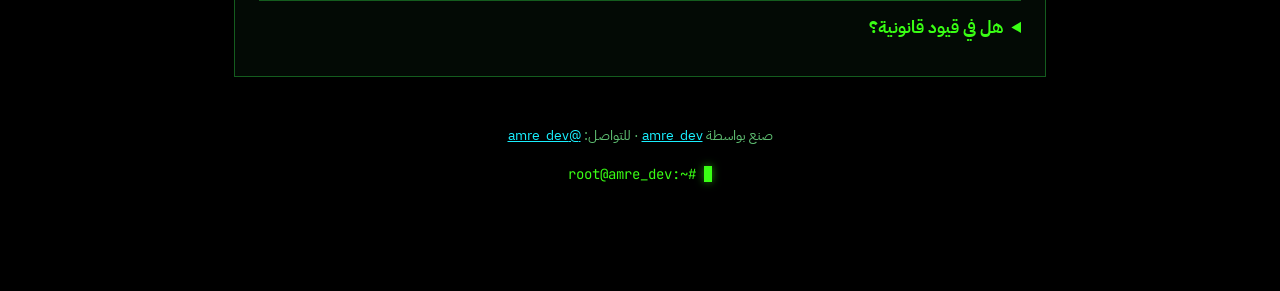
<file: songs-downloader/index.html>
<!DOCTYPE html>
<html lang="ar" dir="rtl">
<head>
<meta charset="utf-8">
<meta name="viewport" content="width=device-width, initial-scale=1, viewport-fit=cover">
<meta name="color-scheme" content="dark">
<meta name="theme-color" content="#000000">
<title>تنزيل الأغاني | أداة تنزيل الأغاني مع الغلاف</title>
<meta name="description" content="برنامج مجاني لويندوز: الصق رابط أغنية أو قائمة تشغيل كاملة، وانزّلها mp3 مع غلاف الأغنية مضمّن داخل الملف.">
<meta property="og:title" content="تنزيل الأغاني">
<meta property="og:description" content="انزّل أغانيك مع الغلاف مضمّن داخل الملف: mp3 و m4a و flac، وقوائم تشغيل كاملة بضغطة وحدة.">
<meta property="og:type" content="website">
<link href="https://fonts.googleapis.com/css2?family=IBM+Plex+Sans+Arabic:wght@400;600;700&family=JetBrains+Mono:wght@400;700&display=swap" rel="stylesheet">
<style>
:root{
  color-scheme:dark;
  --bg:#000;--panel:#030a05;--neon:#39ff14;--soft:#c4ffd0;--dim:#5fbf72;--line:#145c1e;--cyan:#19f0ff;--red:#ff4d6d;
  --glow:0 0 8px rgba(57,255,20,.55);
  --mono:"JetBrains Mono",ui-monospace,Menlo,Consolas,monospace;
  --ar:"IBM Plex Sans Arabic","Segoe UI",Tahoma,sans-serif;
}
html{scroll-padding-top:68px;background:var(--bg)}
*,*::before,*::after{box-sizing:border-box}
body{margin:0;background:var(--bg);color:var(--soft);font:400 16px/1.8 var(--ar);-webkit-text-size-adjust:100%;overflow-x:hidden;padding-top:env(safe-area-inset-top,0px);padding-bottom:env(safe-area-inset-bottom,0px)}
body::after{content:"";position:fixed;inset:0;pointer-events:none;z-index:15;
  background:repeating-linear-gradient(0deg,rgba(0,0,0,.22) 0 1px,transparent 1px 3px),radial-gradient(ellipse at center,transparent 60%,rgba(0,0,0,.5))}
::selection{background:var(--neon);color:#000}
:focus-visible{outline:2px solid var(--cyan);outline-offset:3px}
a{color:var(--cyan)}
[hidden]{display:none!important}
code,.mono{font-family:var(--mono);direction:ltr;unicode-bidi:embed}

.top{position:sticky;top:0;z-index:10;background:rgba(0,0,0,.92);border-bottom:1px solid var(--line)}
.top>div{display:flex;align-items:center;justify-content:space-between;height:52px;padding:0 14px;max-width:860px;margin:0 auto}
.brand{font:700 15px var(--mono);color:var(--neon);text-shadow:var(--glow);text-decoration:none;direction:ltr}
.nav{display:flex;gap:16px;font-size:14px}
.nav a{color:var(--dim);text-decoration:none}
.nav a:hover{color:var(--neon)}

main{max-width:860px;margin:0 auto;padding:22px 14px 70px}
.cmd{font:400 14px var(--mono);direction:ltr;text-align:left;margin:0 0 8px;color:var(--dim)}
.cmd .u{color:var(--neon);text-shadow:var(--glow)}
h1{font:700 clamp(30px,8vw,52px)/1.35 var(--ar);color:var(--neon);text-shadow:0 0 14px rgba(57,255,20,.6);margin:18px 0 12px}
.lead{font-size:18px;margin:0 0 22px;max-width:640px}
.btns{display:grid;gap:10px}
.btn{font:700 16px var(--ar);display:flex;align-items:center;justify-content:center;gap:8px;min-height:54px;padding:0 22px;text-decoration:none;cursor:pointer;border:1px solid var(--neon)}
.btn.p{background:var(--neon);color:#000;box-shadow:0 0 18px rgba(57,255,20,.45)}
.btn.o{background:none;color:var(--neon);text-shadow:var(--glow)}
.btn:active{transform:scale(.98)}
.meta{display:flex;flex-wrap:wrap;gap:8px 18px;margin:14px 0 0;color:var(--dim);font-size:13px}
.meta span::before{content:"› ";color:var(--neon)}

.box{position:relative;border:1px solid var(--line);background:var(--panel);margin:40px 0 0;padding:22px 16px 16px}
.box>.ttl{position:absolute;top:-12px;inset-inline-start:12px;background:var(--bg);padding:0 8px;font:400 12px var(--mono);color:var(--neon);text-shadow:var(--glow);direction:ltr}
.box p{margin:0 0 10px}.box p:last-child{margin-bottom:0}

.feat{display:grid;gap:16px}
.feat div{display:grid;grid-template-columns:auto minmax(0,1fr);gap:2px 10px}
.feat b{color:var(--neon);text-shadow:var(--glow);font-family:var(--mono)}
.feat span{color:var(--soft);font-weight:700}
.feat small{grid-column:2;color:var(--dim);font-size:14px;line-height:1.7}

.steps{display:grid;gap:12px;margin:0;padding:0;list-style:none;counter-reset:s}
.steps li{counter-increment:s;display:grid;grid-template-columns:auto minmax(0,1fr);gap:4px 12px}
.steps li::before{content:counter(s);width:28px;height:28px;display:grid;place-items:center;border:1px solid var(--neon);color:var(--neon);font:700 14px var(--mono);box-shadow:var(--glow)}
.steps small{grid-column:2;color:var(--dim);font-size:14px}
.code{grid-column:2;min-width:0;display:flex;gap:8px;align-items:stretch;direction:ltr;margin-top:4px}
.code code{flex:1;min-width:0;overflow-x:auto;white-space:normal;word-break:break-all;background:#000;border:1px solid var(--line);color:var(--neon);padding:9px 12px;font-size:13px;line-height:1.5}
.cb{font:700 12px var(--mono);color:var(--neon);background:none;border:1px solid var(--line);width:64px;cursor:pointer}
.cb:active{background:var(--neon);color:#000}

.cover-flow{display:grid;gap:10px;margin:6px 0 14px}
.cover-flow div{border:1px dashed var(--line);padding:10px 12px;font:400 14px/1.7 var(--ar);color:var(--soft);display:flex;gap:10px;align-items:center}
.cover-flow em{font-style:normal;color:var(--cyan)}

.shots{display:grid;gap:16px}
.shots figure{margin:0}
.shots img{display:block;width:100%;height:auto;border:1px solid var(--line);box-shadow:0 0 24px rgba(57,255,20,.12);background:#050505}
.shots img.s{width:auto;max-width:100%;margin-inline:auto}
.shots figcaption{margin-top:8px;color:var(--dim);font-size:14px}

.faq details{border-top:1px solid var(--line);padding:12px 0}
.faq details:first-child{border-top:0;padding-top:0}
.faq summary{cursor:pointer;color:var(--neon);font-weight:700}
.faq p{margin:8px 0 0;color:var(--soft);font-size:15px}

.foot{margin-top:46px;text-align:center;color:var(--dim);font-size:14px}
.foot .cur{display:inline-block;width:.6em;height:1.1em;background:var(--neon);box-shadow:var(--glow);vertical-align:-3px;animation:b 1s steps(1) infinite}
@keyframes b{50%{opacity:0}}
.toast{position:fixed;bottom:calc(18px + env(safe-area-inset-bottom,0px));left:50%;transform:translate(-50%,12px);background:var(--neon);color:#000;padding:10px 16px;font:700 14px var(--ar);opacity:0;pointer-events:none;transition:.2s;z-index:30;box-shadow:0 0 18px rgba(57,255,20,.5)}
.toast.on{opacity:1;transform:translate(-50%,0)}

@media (min-width:700px){
  body{font-size:17px}main{padding:36px 24px 90px}
  .btns{display:flex}.btn{min-width:230px}
  .feat{grid-template-columns:1fr 1fr;gap:20px 30px}
  .box{padding:26px 24px 20px}
  .cover-flow{grid-template-columns:repeat(4,1fr)}
  .cover-flow div{flex-direction:column;align-items:flex-start}
}
@media (prefers-reduced-motion:reduce){.foot .cur{animation:none}}
</style>
</head>
<body>

<header class="top"><div>
  <a class="brand" href="https://amre.is-a.dev/">amre_dev</a>
  <nav class="nav" aria-label="التنقل">
    <a href="#features">المزايا</a>
    <a href="#cover">الغلاف</a>
    <a href="#install">التشغيل</a>
    <a href="#faq">أسئلة</a>
  </nav>
</div></header>

<main>
  <div class="cmd"><span class="u">root@amre_dev:~#</span> ./songs_downloader_pro.pyw</div>
  <h1>انزّل أغانيك مع الغلاف.<br>بضغطة وحدة.</h1>
  <p class="lead">الصق رابط أغنية أو قائمة تشغيل كاملة، والبرنامج بينزّلها بصيغة mp3 (أو m4a / flac / mp4) ومعها غلاف الأغنية مضمّن داخل الملف نفسه، فبيظهر بالمشغّل وبالموبايل وبكل مكان.</p>
  <div class="btns">
    <a class="btn p" href="songs_downloader_pro.pyw" download>⬇ تنزيل البرنامج</a>
    <a class="btn o" href="#install">كيف أشغّله؟</a>
  </div>
  <div class="meta">
    <span>مجاني</span><span>لويندوز</span><span>ملف بايثون واحد</span><span>بدون إعلانات</span>
  </div>

  <section class="box shots" id="shots" hidden><span class="ttl">./screenshots</span>
    <figure><img src="shots/main.png" alt="الواجهة الرئيسية للبرنامج"><figcaption>الواجهة الرئيسية: الصق الروابط واختر الصيغة والجودة</figcaption></figure>
    <figure><img src="shots/downloading.png" alt="تنزيل عدة أغاني مع معاينة الغلاف"><figcaption>كل أغنية بصفها: غلاف، شريط تقدم، وسرعة التنزيل</figcaption></figure>
    <figure><img class="s" src="shots/cover.png" alt="الملف الصوتي بعد التنزيل مع الغلاف"><figcaption>النتيجة: الغلاف ظاهر داخل الملف الصوتي</figcaption></figure>
  </section>

  <section class="box" id="features"><span class="ttl">features.md</span>
    <div class="feat">
      <div><b>[+]</b><span>غلاف داخل الملف</span><small>الصورة المصغّرة بتنحط جوّا ملف الصوت نفسه، مش ملف جانبي.</small></div>
      <div><b>[+]</b><span>قوائم تشغيل كاملة</span><small>القائمة بتتفكك لأغاني مستقلة، لكل وحدة غلافها وتقدمها، وبتنحفظ بمجلد باسم القائمة.</small></div>
      <div><b>[+]</b><span>تنزيلات متزامنة</span><small>من 1 إلى 8 أغاني بنفس الوقت، والباقي بينتظر دوره.</small></div>
      <div><b>[+]</b><span>صيغ وجودات</span><small>mp3 و m4a و flac وفيديو mp4، وجودة من 128 إلى 320.</small></div>
      <div><b>[+]</b><span>إلغاء وإعادة محاولة</span><small>أوقف أي تنزيل أو كلهم، وأعد المحاولة للفاشل بزر.</small></div>
      <div><b>[+]</b><span>تخطي المكرر</span><small>سجل بالأغاني المنزّلة سابقاً عشان ما تنزّل نفس الأغنية مرتين.</small></div>
      <div><b>[+]</b><span>مراقبة الحافظة</span><small>اختياري: انسخ رابط يوتيوب أو ساوندكلاود وبيبدأ التنزيل لحاله.</small></div>
      <div><b>[+]</b><span>وضع داكن وفاتح</span><small>وكل إعداداتك بتنحفظ: المجلد، الصيغة، الجودة.</small></div>
    </div>
  </section>

  <section class="box" id="cover"><span class="ttl">cover-art.sh</span>
    <p>أغلب الأدوات بتنزّل الصوت وبتنسى الغلاف، أو بتحطه كما هو بصيغة ما بتفهمها المشغّلات. هون الغلاف بيمر بأربع خطوات:</p>
    <div class="cover-flow">
      <div>1 <em>جلب</em> أفضل صورة متاحة للأغنية</div>
      <div>2 <em>تحويل</em> من webp إلى jpg المتوافق مع الجميع</div>
      <div>3 <em>قص</em> مربع من المنتصف مثل ألبومات الموسيقى</div>
      <div>4 <em>تضمين</em> داخل الملف مع اسم الأغنية والفنان</div>
    </div>
    <p>تقدر تطفي القص المربع أو تضمين الغلاف من الإعدادات.</p>
  </section>

  <section class="box" id="install"><span class="ttl">install.sh</span>
    <ol class="steps">
      <li>
        <span>ثبّت بايثون 3.10 أو أحدث</span>
        <small>من python.org، وفعّل خيار Add Python to PATH أثناء التثبيت. بتجي معه مكتبة tkinter جاهزة.</small>
      </li>
      <li>
        <span>ثبّت المكتبات</span>
        <small>افتح PowerShell ونفّذ:</small>
        <div class="code"><code>pip install -U yt-dlp customtkinter pillow mutagen</code><button class="cb" type="button" data-copy="pip install -U yt-dlp customtkinter pillow mutagen">copy</button></div>
      </li>
      <li>
        <span>ثبّت ffmpeg</span>
        <small>ضروري لتحويل الصوت وتضمين الغلاف:</small>
        <div class="code"><code>winget install ffmpeg</code><button class="cb" type="button" data-copy="winget install ffmpeg">copy</button></div>
      </li>
      <li>
        <span>شغّل البرنامج</span>
        <small>نزّل الملف من الأعلى وانقر عليه مرتين. إذا ما اشتغل بعد تثبيت ffmpeg، أغلقه وافتحه من جديد.</small>
      </li>
    </ol>
  </section>

  <section class="box faq" id="faq"><span class="ttl">faq.txt</span>
    <details><summary>شو أوفر مكان أحفظ فيه الأغاني؟</summary><p>افتراضياً مجلد «الأغاني» على سطح المكتب، وتقدر تغيّره من زر «تغيير» وبينحفظ.</p></details>
    <details><summary>التنزيل وقف أو فشل، شو أعمل؟</summary><p>أول شي اضغط «تحديث yt-dlp» من البرنامج، لأن المواقع بتغيّر طريقتها وبتنكسر النسخ القديمة. إذا استمرت المشكلة اضغط على الصف الفاشل لتشوف رسالة الخطأ كاملة، وابعتها لي.</p></details>
    <details><summary>الغلاف ما ظهر بصيغة flac؟</summary><p>تضمين الغلاف بـ flac يحتاج مكتبة mutagen: <code>pip install mutagen</code>.</p></details>
    <details><summary>بيشتغل على ماك أو لينكس؟</summary><p>مصمم لويندوز. الكود بايثون عادي وقد يشتغل على غيره، بس ما جرّبته.</p></details>
    <details><summary>هل في قيود قانونية؟</summary><p>البرنامج واجهة لأداة yt-dlp المفتوحة المصدر. استخدمه فقط لتنزيل محتوى عندك حق تنزيله، وانت المسؤول عن استخدامك له.</p></details>
  </section>

  <div class="foot">
    <p>صنع بواسطة <a href="https://amre.is-a.dev/">amre_dev</a> · للتواصل: <a href="https://t.me/amre_dev" target="_blank" rel="noopener">@amre_dev</a></p>
    <p class="mono"><span style="color:var(--neon)">root@amre_dev:~#</span> <span class="cur"></span></p>
  </div>
</main>

<div class="toast" id="toast" role="status" aria-live="polite">تم النسخ</div>

<script>
(function(){
  // نسخ الأوامر
  var toast=document.getElementById('toast'),tt;
  function show(m){toast.textContent=m;toast.classList.add('on');clearTimeout(tt);tt=setTimeout(function(){toast.classList.remove('on')},1400)}
  document.querySelectorAll('[data-copy]').forEach(function(b){
    b.addEventListener('click',function(){
      var v=b.getAttribute('data-copy');
      function fb(){var t=document.createElement('textarea');t.value=v;t.style.position='fixed';t.style.opacity='0';document.body.appendChild(t);t.select();try{document.execCommand('copy');show('تم النسخ')}catch(e){show('انسخ يدوياً')}t.remove()}
      if(navigator.clipboard&&window.isSecureContext){navigator.clipboard.writeText(v).then(function(){show('تم النسخ')},fb)}else{fb()}
    });
  });

  // معرض الصور: يظهر فقط لما تكون اللقطات موجودة بمجلد shots/
  var sec=document.getElementById('shots'),figs=sec.querySelectorAll('figure'),left=figs.length;
  function check(){if(left>0){sec.hidden=false}}
  figs.forEach(function(f){
    var img=f.querySelector('img');
    function bad(){f.remove();left--;if(left<=0)sec.hidden=true}
    img.addEventListener('error',bad);
    img.addEventListener('load',check);
    if(img.complete){img.naturalWidth?check():bad()}
  });
})();
</script>
</body>
</html>
</file>
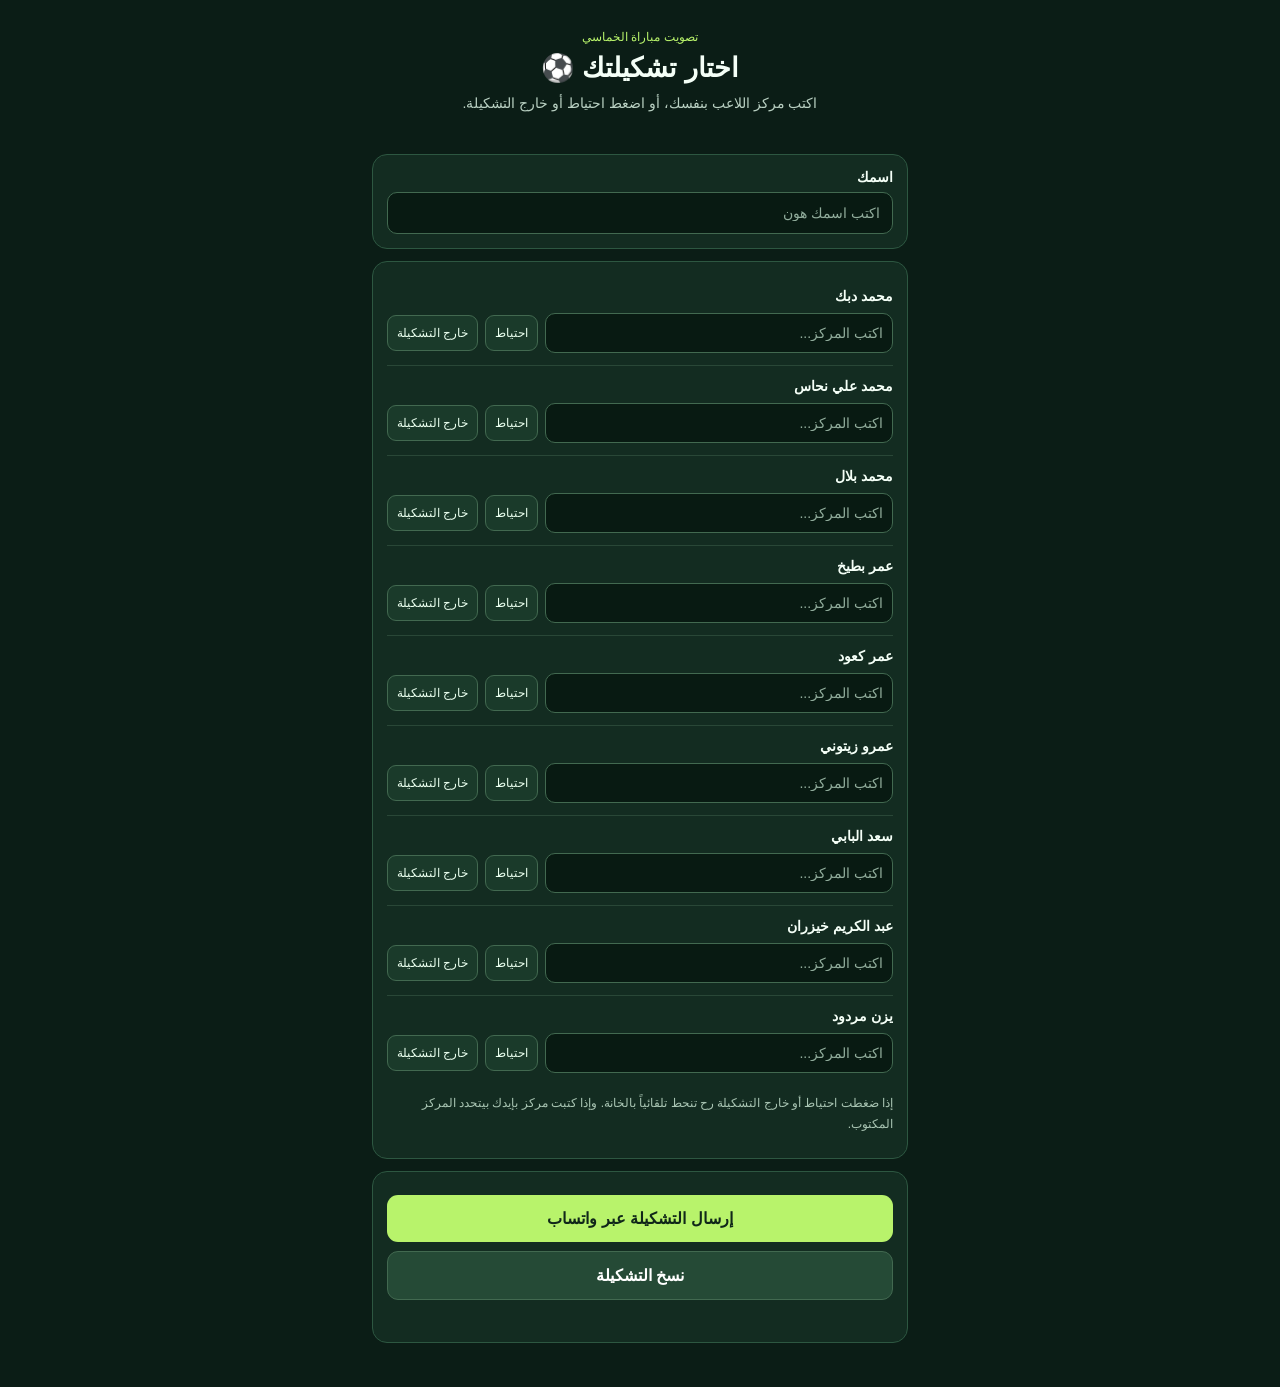
<file: tashkeel_khماسِي_مبسط_ازرار-1.html>
<!doctype html>
<html lang="ar" dir="rtl">
<head>
<meta charset="utf-8">
<meta name="viewport" content="width=device-width,initial-scale=1">
<meta name="theme-color" content="#0b5d3b">
<title>تشكيلة الرفقات</title>
<style>
*{box-sizing:border-box}body{margin:0;background:#0b1d16;color:#f4fff7;font-family:Tahoma,Arial,sans-serif}
main{max-width:560px;margin:auto;padding:18px 12px 32px}
header{text-align:center;padding:12px 4px 18px}h1{font-size:27px;margin:8px 0}p{color:#b9d0c2;font-size:14px;line-height:1.7;margin:8px 0}
.box{background:#132c21;border:1px solid #2d5741;border-radius:15px;padding:14px;margin:12px 0}
label{display:block;font-size:14px;font-weight:bold;margin-bottom:7px}
input[type=text]{width:100%;padding:12px;border:1px solid #426950;border-radius:10px;background:#081a12;color:white;font:inherit;font-size:14px;outline:none}
input::placeholder{color:#91ad9c}
.player{padding:12px 0;border-bottom:1px solid #294737}.player:last-child{border-bottom:0}
.name{font-weight:bold;font-size:14px;margin-bottom:9px}
.row{display:grid;grid-template-columns:minmax(0,1fr) auto auto;gap:7px;align-items:center}
.roleinput{min-width:0;padding:11px 9px!important}
.choice{border:1px solid #426950;border-radius:9px;background:#1a3a2a;color:#eaffef;padding:10px 9px;font:inherit;font-size:12px;white-space:nowrap;cursor:pointer}
.choice.active{background:#b8f36b;color:#102719;border-color:#b8f36b;font-weight:bold}
.choice.out.active{background:#ff8585;border-color:#ff8585}
button.action{width:100%;border:0;border-radius:11px;padding:14px;margin-top:9px;font:inherit;font-weight:bold;cursor:pointer}
#send{background:#b8f36b;color:#102719}#copy{background:#254a36;color:#fff;border:1px solid #426950}
#status{font-size:13px;color:#c9f89e;min-height:18px;margin-top:10px;line-height:1.7}
.hint{font-size:12px;color:#a9c5b3;line-height:1.8}
@media(max-width:390px){.row{grid-template-columns:minmax(0,1fr) auto auto;gap:5px}.choice{padding:10px 7px;font-size:11px}.roleinput{font-size:12px!important}}
</style>
</head>
<body>
<main>
<header>
<div style="color:#b8f36b;font-size:12px">تصويت مباراة الخماسي</div>
<h1>اختار تشكيلتك ⚽</h1>
<p>اكتب مركز اللاعب بنفسك، أو اضغط احتياط أو خارج التشكيلة.</p>
</header>
<section class="box">
<label for="voter">اسمك</label>
<input type="text" id="voter" maxlength="50" placeholder="اكتب اسمك هون">
</section>
<section class="box">
<div id="players"></div>
<p class="hint">إذا ضغطت احتياط أو خارج التشكيلة رح تنحط تلقائياً بالخانة. وإذا كتبت مركز بإيدك بيتحدد المركز المكتوب.</p>
</section>
<section class="box">
<button class="action" id="send">إرسال التشكيلة عبر واتساب</button>
<button class="action" id="copy">نسخ التشكيلة</button>
<div id="status" aria-live="polite"></div>
</section>
</main>
<script>
const names=["محمد دبك","محمد علي نحاس","محمد بلال","عمر بطيخ","عمر كعود","عمرو زيتوني","سعد البابي","عبد الكريم خيزران","يزن مردود"];
const host=document.getElementById("players");
names.forEach((name,i)=>{
 const row=document.createElement("div");row.className="player";
 const label=document.createElement("div");label.className="name";label.textContent=name;
 const controls=document.createElement("div");controls.className="row";
 const input=document.createElement("input");input.type="text";input.id="role"+i;input.className="roleinput";input.maxLength=40;input.placeholder="اكتب المركز...";input.autocomplete="off";
 const bench=document.createElement("button");bench.type="button";bench.className="choice";bench.textContent="احتياط";bench.setAttribute("aria-pressed","false");
 const out=document.createElement("button");out.type="button";out.className="choice out";out.textContent="خارج التشكيلة";out.setAttribute("aria-pressed","false");
 function selectButton(which){
   input.value=which;
   [bench,out].forEach(b=>{const active=b.textContent===which;b.classList.toggle("active",active);b.setAttribute("aria-pressed",String(active))});
   updateButtonState();
 }
 bench.addEventListener("click",()=>selectButton(bench.classList.contains("active")?"":"احتياط"));
 out.addEventListener("click",()=>selectButton(out.classList.contains("active")?"":"خارج التشكيلة"));
 input.addEventListener("input",()=>{
   [bench,out].forEach(b=>{b.classList.remove("active");b.setAttribute("aria-pressed","false")});
   if(input.value.trim()==="احتياط")bench.classList.add("active");
   if(input.value.trim()==="خارج التشكيلة")out.classList.add("active");
   updateButtonState();
 });
 controls.append(input,bench,out);row.append(label,controls);host.appendChild(row);
});
function getMessage(){
 let out="⚽ تصويت تشكيلة الخماسي\nاسم المصوّت: "+(document.getElementById("voter").value.trim()||"لم يكتب اسمه")+"\n\n";
 names.forEach((name,i)=>{out+=name+": "+(document.getElementById("role"+i).value.trim()||"لم يحدد")+"\n"});
 return out;
}
function updateButtonState(){document.getElementById("status").textContent=""}
function validate(){
 const missing=names.filter((_,i)=>!document.getElementById("role"+i).value.trim());
 if(missing.length){document.getElementById("status").textContent="باقي تحدد مركز أو حالة كل لاعب: "+missing.join("، ");return false}
 return true;
}
document.getElementById("send").addEventListener("click",()=>{
 if(!validate())return;
 window.open("https://wa.me/963958653504?text="+encodeURIComponent(getMessage()),"_blank");
 document.getElementById("status").textContent="واتساب فتح والرسالة جاهزة. اختار المحادثة وابعتها.";
});
document.getElementById("copy").addEventListener("click",async()=>{
 if(!validate())return;
 const status=document.getElementById("status");
 try{await navigator.clipboard.writeText(getMessage());status.textContent="تم نسخ التصويت. فيك تلصقه بواتساب."}
 catch(e){const t=document.createElement("textarea");t.value=getMessage();document.body.appendChild(t);t.select();document.execCommand("copy");t.remove();status.textContent="تم نسخ التصويت. فيك تلصقه بواتساب."}
});
</script>
</body>
</html>
</file>
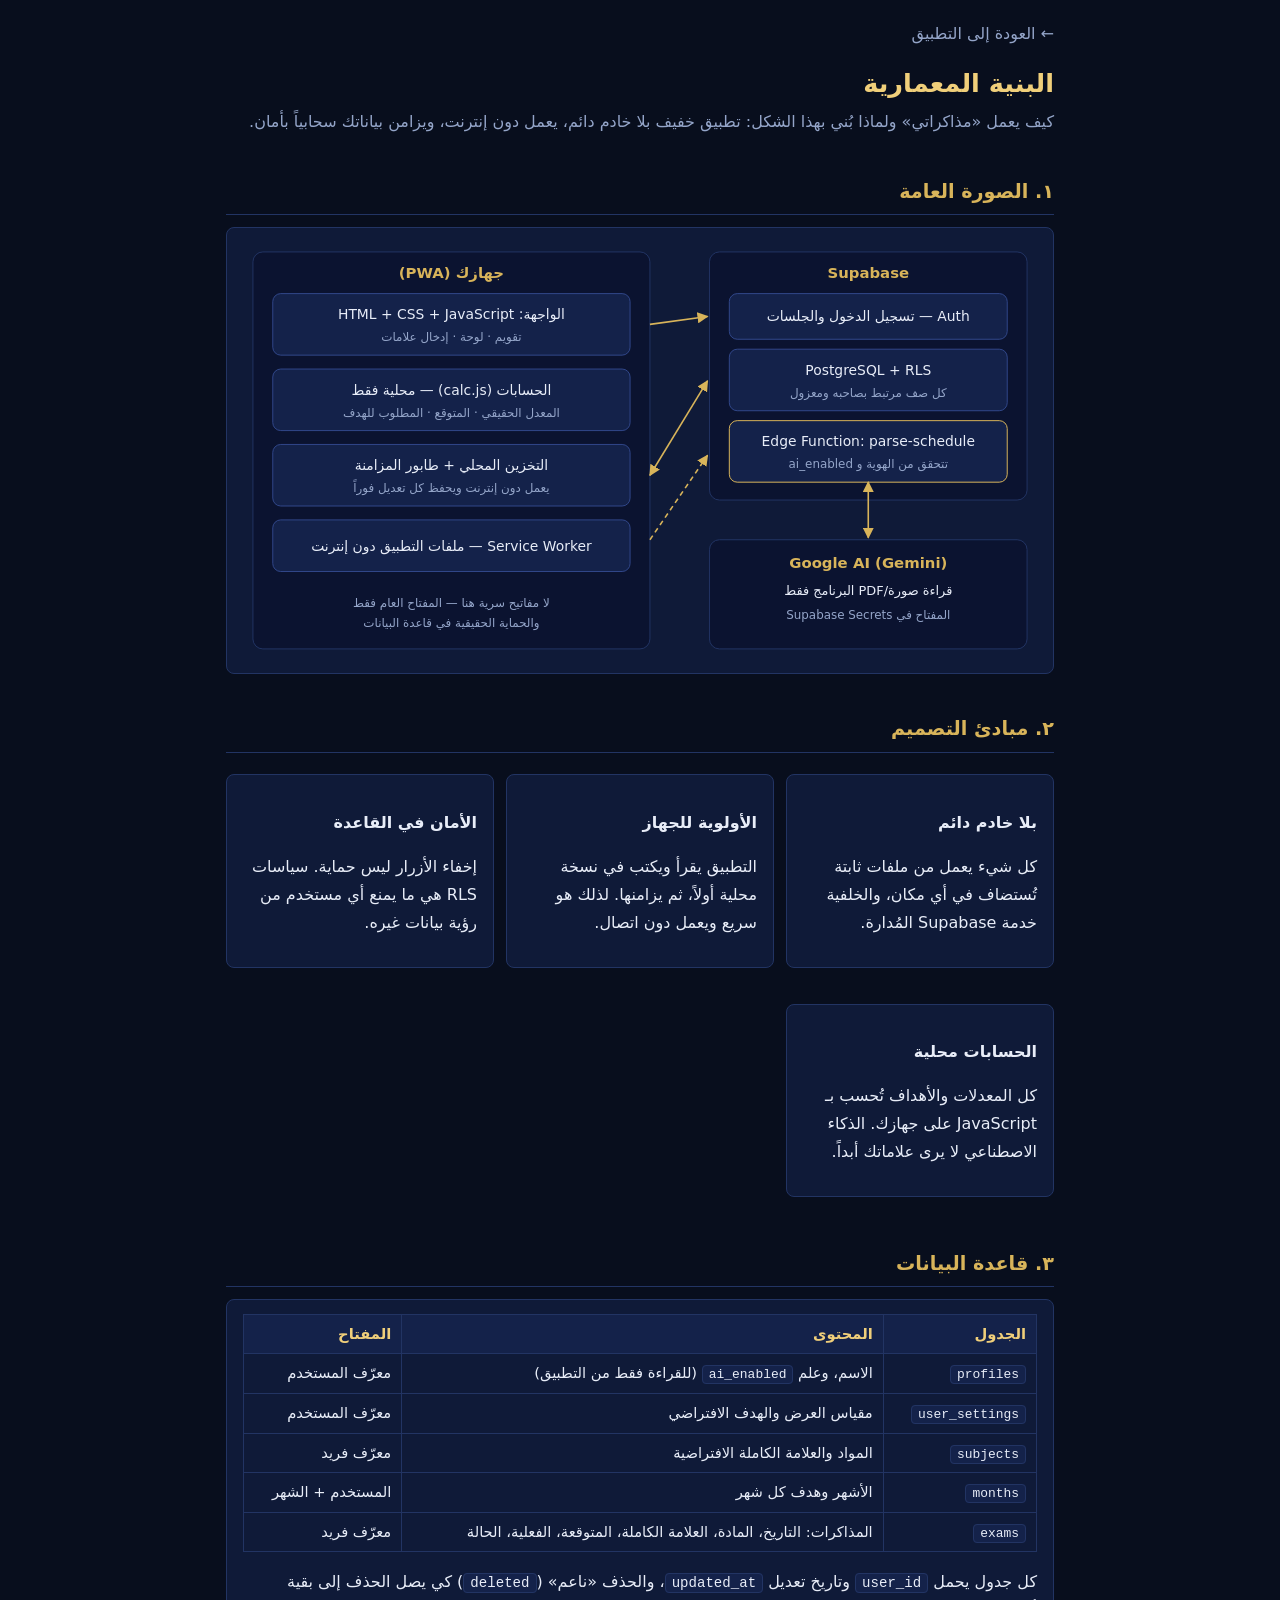
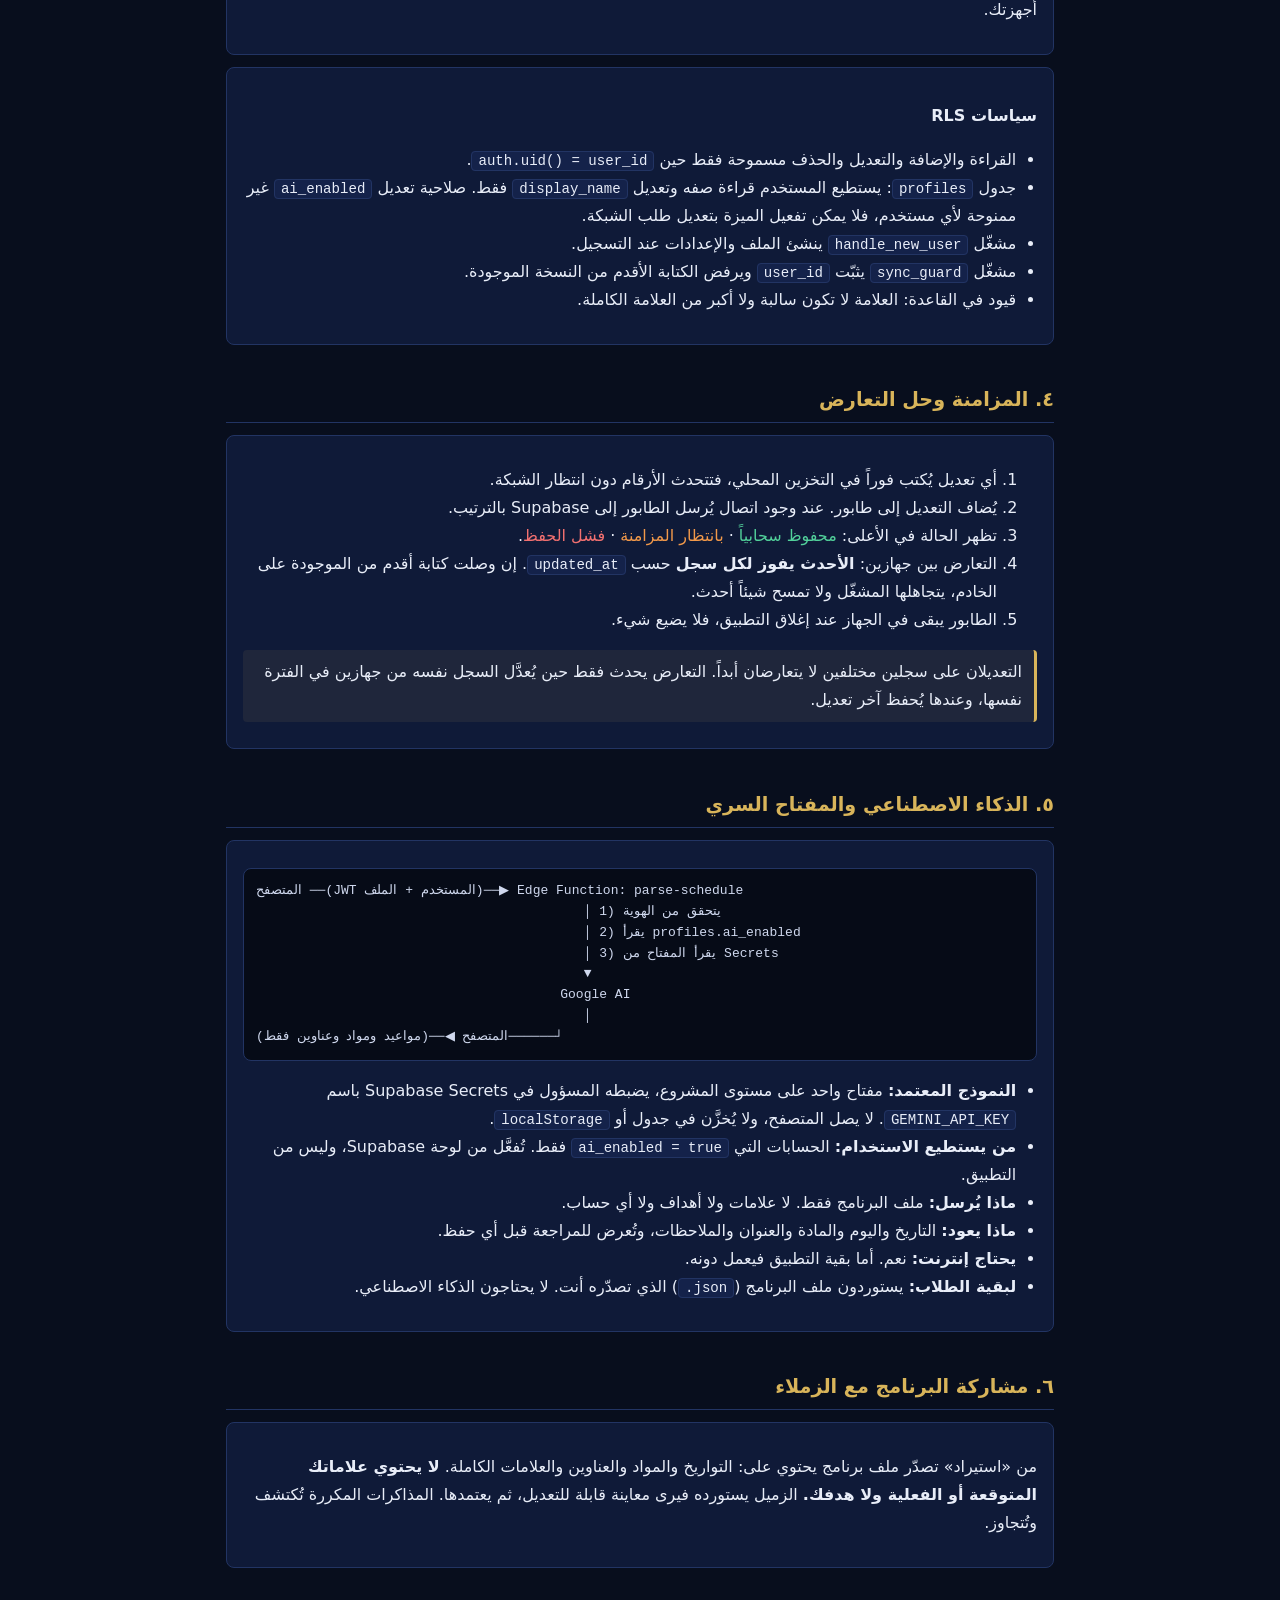
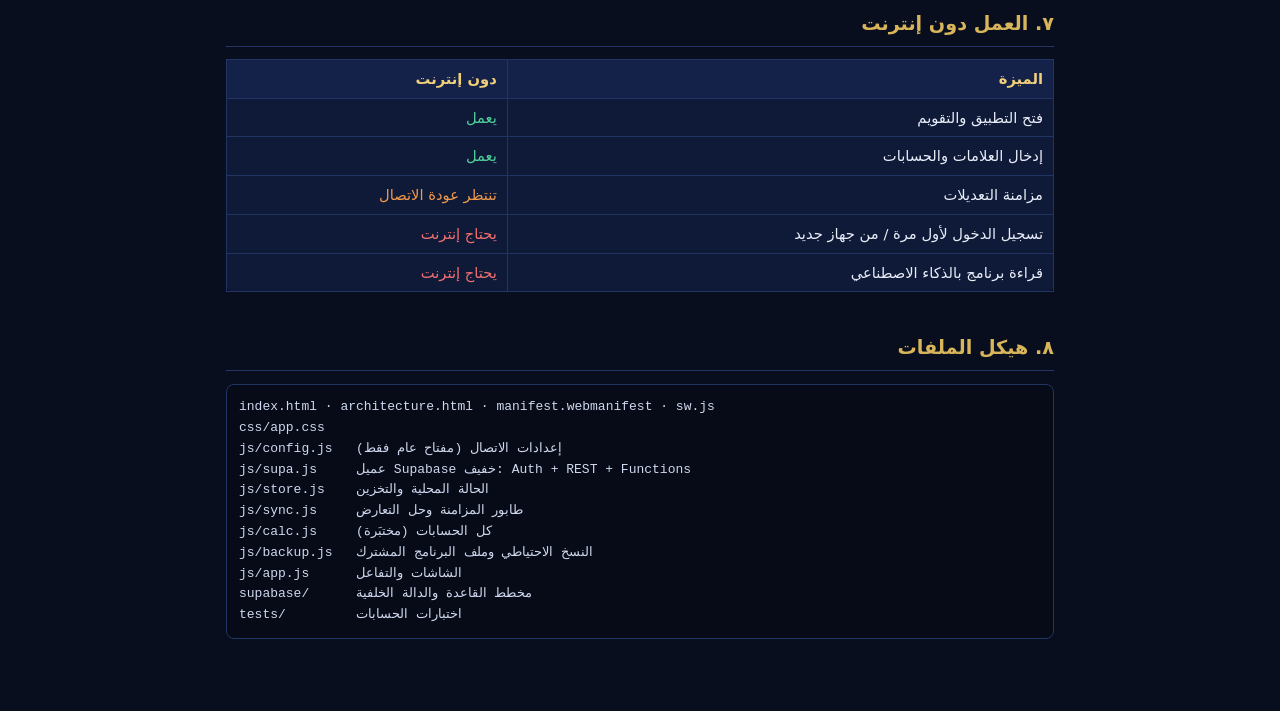
<file: mudhakarat-v2/architecture.html>
<!doctype html>
<html lang="ar" dir="rtl">
<head>
  <meta charset="utf-8">
  <meta name="viewport" content="width=device-width, initial-scale=1, viewport-fit=cover">
  <meta name="theme-color" content="#080e1d">
  <meta name="color-scheme" content="dark">
  <title>البنية المعمارية - مذاكراتي</title>
  <link rel="icon" href="icons/icon.svg" type="image/svg+xml">
  <style>
    :root{--bg:#080e1d;--panel:#0f1a38;--panel2:#14224a;--line:#223463;--text:#e8edf8;--muted:#94a5c9;--gold:#d8b45a;--gold2:#f0cf7a;--done:#52d19b;--wait:#f2994a;--up:#7da0ee;--bad:#f27070;
      --mono:ui-monospace,"SF Mono",Menlo,Consolas,monospace;--sans:system-ui,-apple-system,"Segoe UI",Tahoma,"Noto Sans Arabic",sans-serif}
    *{box-sizing:border-box}
    html{background:var(--bg)}
    body{margin:0;background:radial-gradient(1000px 420px at 85% -10%,rgba(216,180,90,.07),transparent 60%),var(--bg);color:var(--text);font:16px/1.75 var(--sans)}
    main{max-width:860px;margin:0 auto;padding:20px 16px 64px}
    a{color:var(--gold2)}
    h1{font-size:1.6rem;margin:.2em 0 .1em;color:var(--gold2)}
    h2{font-size:1.2rem;margin:2em 0 .5em;color:var(--gold);border-bottom:1px solid var(--line);padding-bottom:.3em}
    h3{font-size:1rem;margin:1.2em 0 .3em}
    p,li{color:var(--text)}
    .sub{color:var(--muted);margin:0 0 1em}
    .back{display:inline-block;margin-bottom:8px;color:var(--muted);text-decoration:none}
    .back:hover{color:var(--gold2)}
    .card{background:var(--panel);border:1px solid var(--line);border-radius:8px;padding:14px 16px;margin:12px 0}
    .grid{display:grid;grid-template-columns:repeat(auto-fit,minmax(240px,1fr));gap:12px}
    code,.mono{font-family:var(--mono);direction:ltr;unicode-bidi:isolate;background:var(--panel2);border:1px solid var(--line);border-radius:4px;padding:1px 6px;font-size:.88em}
    pre{direction:ltr;text-align:left;background:#060b17;border:1px solid var(--line);border-radius:8px;padding:12px;overflow-x:auto;font:13px/1.6 var(--mono);color:#cfd8ee}
    table{width:100%;border-collapse:collapse;font-size:.92rem}
    th,td{border:1px solid var(--line);padding:6px 10px;text-align:right;vertical-align:top}
    th{background:var(--panel2);color:var(--gold2)}
    .tag{display:inline-block;font-size:.78rem;padding:0 8px;border-radius:99px;border:1px solid var(--line);color:var(--muted)}
    .ok{color:var(--done)} .no{color:var(--bad)} .warn{color:var(--wait)}
    .diagram{overflow-x:auto}
    .diagram svg{width:100%;min-width:640px;height:auto;display:block}
    svg text{font-family:var(--sans)}
    ul{padding-inline-start:1.3em}
    .note{border-inline-start:3px solid var(--gold);background:rgba(216,180,90,.08);padding:8px 12px;border-radius:4px;margin:12px 0}
  </style>
</head>
<body>
<main>
  <a class="back" href="./">← العودة إلى التطبيق</a>
  <h1>البنية المعمارية</h1>
  <p class="sub">كيف يعمل «مذاكراتي» ولماذا بُني بهذا الشكل: تطبيق خفيف بلا خادم دائم، يعمل دون إنترنت، ويزامن بياناتك سحابياً بأمان.</p>

  <h2>١. الصورة العامة</h2>
  <div class="card diagram">
    <svg viewBox="0 0 800 420" role="img" aria-label="مخطط البنية: المتصفح، Supabase، الذكاء الاصطناعي">
      <defs>
        <marker id="ar" viewBox="0 0 10 10" refX="9" refY="5" markerWidth="7" markerHeight="7" orient="auto-start-reverse"><path d="M0 0L10 5L0 10z" fill="#d8b45a"/></marker>
      </defs>
      <rect x="10" y="10" width="400" height="400" rx="10" fill="#0b1330" stroke="#223463"/>
      <text x="210" y="36" fill="#d8b45a" font-size="15" text-anchor="middle" font-weight="700">جهازك (PWA)</text>
      <rect x="30" y="52" width="360" height="62" rx="8" fill="#14224a" stroke="#31478a"/>
      <text x="210" y="78" fill="#e8edf8" font-size="14" text-anchor="middle">الواجهة: HTML + CSS + JavaScript</text>
      <text x="210" y="100" fill="#94a5c9" font-size="12" text-anchor="middle">تقويم · لوحة · إدخال علامات</text>
      <rect x="30" y="128" width="360" height="62" rx="8" fill="#14224a" stroke="#31478a"/>
      <text x="210" y="154" fill="#e8edf8" font-size="14" text-anchor="middle">الحسابات (calc.js) — محلية فقط</text>
      <text x="210" y="176" fill="#94a5c9" font-size="12" text-anchor="middle">المعدل الحقيقي · المتوقع · المطلوب للهدف</text>
      <rect x="30" y="204" width="360" height="62" rx="8" fill="#14224a" stroke="#31478a"/>
      <text x="210" y="230" fill="#e8edf8" font-size="14" text-anchor="middle">التخزين المحلي + طابور المزامنة</text>
      <text x="210" y="252" fill="#94a5c9" font-size="12" text-anchor="middle">يعمل دون إنترنت ويحفظ كل تعديل فوراً</text>
      <rect x="30" y="280" width="360" height="52" rx="8" fill="#14224a" stroke="#31478a"/>
      <text x="210" y="311" fill="#e8edf8" font-size="14" text-anchor="middle">Service Worker — ملفات التطبيق دون إنترنت</text>
      <text x="210" y="368" fill="#94a5c9" font-size="12" text-anchor="middle">لا مفاتيح سرية هنا — المفتاح العام فقط</text>
      <text x="210" y="388" fill="#94a5c9" font-size="12" text-anchor="middle">والحماية الحقيقية في قاعدة البيانات</text>

      <rect x="470" y="10" width="320" height="250" rx="10" fill="#0b1330" stroke="#223463"/>
      <text x="630" y="36" fill="#d8b45a" font-size="15" text-anchor="middle" font-weight="700">Supabase</text>
      <rect x="490" y="52" width="280" height="46" rx="8" fill="#14224a" stroke="#31478a"/>
      <text x="630" y="80" fill="#e8edf8" font-size="14" text-anchor="middle">Auth — تسجيل الدخول والجلسات</text>
      <rect x="490" y="108" width="280" height="62" rx="8" fill="#14224a" stroke="#31478a"/>
      <text x="630" y="134" fill="#e8edf8" font-size="14" text-anchor="middle">PostgreSQL + RLS</text>
      <text x="630" y="156" fill="#94a5c9" font-size="12" text-anchor="middle">كل صف مرتبط بصاحبه ومعزول</text>
      <rect x="490" y="180" width="280" height="62" rx="8" fill="#14224a" stroke="#d8b45a"/>
      <text x="630" y="206" fill="#e8edf8" font-size="14" text-anchor="middle">Edge Function: parse-schedule</text>
      <text x="630" y="228" fill="#94a5c9" font-size="12" text-anchor="middle">تتحقق من الهوية و ai_enabled</text>

      <rect x="470" y="300" width="320" height="110" rx="10" fill="#0b1330" stroke="#223463"/>
      <text x="630" y="328" fill="#d8b45a" font-size="15" text-anchor="middle" font-weight="700">Google AI (Gemini)</text>
      <text x="630" y="356" fill="#e8edf8" font-size="13" text-anchor="middle">قراءة صورة/PDF البرنامج فقط</text>
      <text x="630" y="380" fill="#94a5c9" font-size="12" text-anchor="middle">المفتاح في Supabase Secrets</text>

      <line x1="410" y1="83" x2="468" y2="75" stroke="#d8b45a" stroke-width="1.6" marker-end="url(#ar)"/>
      <line x1="410" y1="235" x2="468" y2="140" stroke="#d8b45a" stroke-width="1.6" marker-end="url(#ar)" marker-start="url(#ar)"/>
      <line x1="410" y1="300" x2="468" y2="215" stroke="#d8b45a" stroke-width="1.6" stroke-dasharray="5 4" marker-end="url(#ar)"/>
      <line x1="630" y1="242" x2="630" y2="298" stroke="#d8b45a" stroke-width="1.6" marker-end="url(#ar)" marker-start="url(#ar)"/>
    </svg>
  </div>

  <h2>٢. مبادئ التصميم</h2>
  <div class="grid">
    <div class="card"><h3>بلا خادم دائم</h3><p>كل شيء يعمل من ملفات ثابتة تُستضاف في أي مكان، والخلفية خدمة Supabase المُدارة.</p></div>
    <div class="card"><h3>الأولوية للجهاز</h3><p>التطبيق يقرأ ويكتب في نسخة محلية أولاً، ثم يزامنها. لذلك هو سريع ويعمل دون اتصال.</p></div>
    <div class="card"><h3>الأمان في القاعدة</h3><p>إخفاء الأزرار ليس حماية. سياسات RLS هي ما يمنع أي مستخدم من رؤية بيانات غيره.</p></div>
    <div class="card"><h3>الحسابات محلية</h3><p>كل المعدلات والأهداف تُحسب بـ JavaScript على جهازك. الذكاء الاصطناعي لا يرى علاماتك أبداً.</p></div>
  </div>

  <h2>٣. قاعدة البيانات</h2>
  <div class="card">
    <table>
      <tr><th>الجدول</th><th>المحتوى</th><th>المفتاح</th></tr>
      <tr><td><code>profiles</code></td><td>الاسم، وعلم <code>ai_enabled</code> (للقراءة فقط من التطبيق)</td><td>معرّف المستخدم</td></tr>
      <tr><td><code>user_settings</code></td><td>مقياس العرض والهدف الافتراضي</td><td>معرّف المستخدم</td></tr>
      <tr><td><code>subjects</code></td><td>المواد والعلامة الكاملة الافتراضية</td><td>معرّف فريد</td></tr>
      <tr><td><code>months</code></td><td>الأشهر وهدف كل شهر</td><td>المستخدم + الشهر</td></tr>
      <tr><td><code>exams</code></td><td>المذاكرات: التاريخ، المادة، العلامة الكاملة، المتوقعة، الفعلية، الحالة</td><td>معرّف فريد</td></tr>
    </table>
    <p>كل جدول يحمل <code>user_id</code> وتاريخ تعديل <code>updated_at</code>، والحذف «ناعم» (<code>deleted</code>) كي يصل الحذف إلى بقية أجهزتك.</p>
  </div>
  <div class="card">
    <h3>سياسات RLS</h3>
    <ul>
      <li>القراءة والإضافة والتعديل والحذف مسموحة فقط حين <code>auth.uid() = user_id</code>.</li>
      <li>جدول <code>profiles</code>: يستطيع المستخدم قراءة صفه وتعديل <code>display_name</code> فقط. صلاحية تعديل <code>ai_enabled</code> غير ممنوحة لأي مستخدم، فلا يمكن تفعيل الميزة بتعديل طلب الشبكة.</li>
      <li>مشغّل <code>handle_new_user</code> ينشئ الملف والإعدادات عند التسجيل.</li>
      <li>مشغّل <code>sync_guard</code> يثبّت <code>user_id</code> ويرفض الكتابة الأقدم من النسخة الموجودة.</li>
      <li>قيود في القاعدة: العلامة لا تكون سالبة ولا أكبر من العلامة الكاملة.</li>
    </ul>
  </div>

  <h2>٤. المزامنة وحل التعارض</h2>
  <div class="card">
    <ol>
      <li>أي تعديل يُكتب فوراً في التخزين المحلي، فتتحدث الأرقام دون انتظار الشبكة.</li>
      <li>يُضاف التعديل إلى طابور. عند وجود اتصال يُرسل الطابور إلى Supabase بالترتيب.</li>
      <li>تظهر الحالة في الأعلى: <span class="ok">محفوظ سحابياً</span> · <span class="warn">بانتظار المزامنة</span> · <span class="no">فشل الحفظ</span>.</li>
      <li>التعارض بين جهازين: <b>الأحدث يفوز لكل سجل</b> حسب <code>updated_at</code>. إن وصلت كتابة أقدم من الموجودة على الخادم، يتجاهلها المشغّل ولا تمسح شيئاً أحدث.</li>
      <li>الطابور يبقى في الجهاز عند إغلاق التطبيق، فلا يضيع شيء.</li>
    </ol>
    <div class="note">التعديلان على سجلين مختلفين لا يتعارضان أبداً. التعارض يحدث فقط حين يُعدَّل السجل نفسه من جهازين في الفترة نفسها، وعندها يُحفظ آخر تعديل.</div>
  </div>

  <h2>٥. الذكاء الاصطناعي والمفتاح السري</h2>
  <div class="card">
    <pre>المتصفح ──(JWT المستخدم + الملف)──▶ Edge Function: parse-schedule
                                          │ 1) يتحقق من الهوية
                                          │ 2) يقرأ profiles.ai_enabled
                                          │ 3) يقرأ المفتاح من Secrets
                                          ▼
                                       Google AI
                                          │
المتصفح ◀──(مواعيد ومواد وعناوين فقط)──────┘</pre>
    <ul>
      <li><b>النموذج المعتمد:</b> مفتاح واحد على مستوى المشروع، يضبطه المسؤول في Supabase Secrets باسم <code>GEMINI_API_KEY</code>. لا يصل المتصفح، ولا يُخزَّن في جدول أو <code>localStorage</code>.</li>
      <li><b>من يستطيع الاستخدام:</b> الحسابات التي <code>ai_enabled = true</code> فقط. تُفعَّل من لوحة Supabase، وليس من التطبيق.</li>
      <li><b>ماذا يُرسل:</b> ملف البرنامج فقط. لا علامات ولا أهداف ولا أي حساب.</li>
      <li><b>ماذا يعود:</b> التاريخ واليوم والمادة والعنوان والملاحظات، وتُعرض للمراجعة قبل أي حفظ.</li>
      <li><b>يحتاج إنترنت:</b> نعم. أما بقية التطبيق فيعمل دونه.</li>
      <li><b>لبقية الطلاب:</b> يستوردون ملف البرنامج (<code>.json</code>) الذي تصدّره أنت. لا يحتاجون الذكاء الاصطناعي.</li>
    </ul>
  </div>

  <h2>٦. مشاركة البرنامج مع الزملاء</h2>
  <div class="card">
    <p>من «استيراد» تصدّر ملف برنامج يحتوي على: التواريخ والمواد والعناوين والعلامات الكاملة. <b>لا يحتوي علاماتك المتوقعة أو الفعلية ولا هدفك.</b> الزميل يستورده فيرى معاينة قابلة للتعديل، ثم يعتمدها. المذاكرات المكررة تُكتشف وتُتجاوز.</p>
  </div>

  <h2>٧. العمل دون إنترنت</h2>
  <table class="card" style="display:table">
    <tr><th>الميزة</th><th>دون إنترنت</th></tr>
    <tr><td>فتح التطبيق والتقويم</td><td class="ok">يعمل</td></tr>
    <tr><td>إدخال العلامات والحسابات</td><td class="ok">يعمل</td></tr>
    <tr><td>مزامنة التعديلات</td><td class="warn">تنتظر عودة الاتصال</td></tr>
    <tr><td>تسجيل الدخول لأول مرة / من جهاز جديد</td><td class="no">يحتاج إنترنت</td></tr>
    <tr><td>قراءة برنامج بالذكاء الاصطناعي</td><td class="no">يحتاج إنترنت</td></tr>
  </table>

  <h2>٨. هيكل الملفات</h2>
  <pre>index.html · architecture.html · manifest.webmanifest · sw.js
css/app.css
js/config.js   إعدادات الاتصال (مفتاح عام فقط)
js/supa.js     عميل Supabase خفيف: Auth + REST + Functions
js/store.js    الحالة المحلية والتخزين
js/sync.js     طابور المزامنة وحل التعارض
js/calc.js     كل الحسابات (مختبَرة)
js/backup.js   النسخ الاحتياطي وملف البرنامج المشترك
js/app.js      الشاشات والتفاعل
supabase/      مخطط القاعدة والدالة الخلفية
tests/         اختبارات الحسابات</pre>
</main>
</body>
</html>
</file>
<file: mudhakarat-v2/css/app.css>
:root {
  color-scheme: dark;
  --bg: #070b07;
  --bg2: #0b120b;
  --panel: #101710;
  --panel2: #172117;
  --line: #243424;
  --line2: #3a5a3a;
  --text: #eef7ea;
  --muted: #98aa94;
  --gold: #a8e49c;
  --gold2: #cdeac4;
  --gold-bg: rgba(168, 228, 156, .11);
  --up: #7da0ee;
  --wait: #f2994a;
  --done: #52d19b;
  --bad: #f27070;
  --radius: 8px;
  --mono: var(--sans);
  --code: ui-monospace, "SF Mono", "Cascadia Mono", Menlo, Consolas, monospace;
  --sans: system-ui, -apple-system, "Segoe UI", Tahoma, "Noto Sans Arabic", "Noto Naskh Arabic", sans-serif;
  --nav-h: 62px;
}

* { box-sizing: border-box; -webkit-tap-highlight-color: transparent; }
html { background: var(--bg); }
body {
  margin: 0;
  background:
    url("../bg-dawn.jpg") center bottom / cover no-repeat,
    radial-gradient(900px 480px at 88% -8%, rgba(168, 228, 156, .16), transparent 62%),
    radial-gradient(800px 520px at 4% 60%, rgba(63, 90, 60, .30), transparent 60%),
    linear-gradient(180deg, #101a10 0%, #070b07 60%, #0b120b 100%);
  background-attachment: fixed;
  background-color: var(--bg);
  color: var(--text);
  font: 16px/1.6 var(--sans);
  min-height: 100vh;
  min-height: 100dvh;
}
button, input, select, textarea { font: inherit; color: inherit; }
button { cursor: pointer; }
.num { font-family: var(--sans); font-variant-numeric: tabular-nums; direction: ltr; unicode-bidi: isolate; display: inline-block; }
:focus-visible { outline: 2px solid var(--gold); outline-offset: 2px; }
[hidden] { display: none !important; }

/* ---------- الهيكل ---------- */
.shell { display: grid; grid-template-rows: auto 1fr; min-height: 100vh; min-height: 100dvh; padding-bottom: calc(var(--nav-h) + env(safe-area-inset-bottom)); }
.topbar {
  position: sticky; top: 0; z-index: 20;
  display: flex; align-items: center; gap: 12px;
  padding: calc(10px + env(safe-area-inset-top)) 16px 10px;
  background: rgba(7, 11, 7, .94);
  border-bottom: 1px solid var(--line);
  /* ملاحظة: لا نستعمل backdrop-filter هنا على الهاتف لأنه يحبس شريط التنقل (fixed) داخل الشريط العلوي */
}
.brand { display: flex; align-items: center; gap: 10px; color: var(--text); font-weight: 700; white-space: nowrap; }
.brand b { font-weight: 700; }
.logo { width: 28px; height: 28px; border-radius: 8px; flex: none; }
.spacer { flex: 1; }
.syncchip {
  display: inline-flex; align-items: center; gap: 8px; min-height: 36px;
  padding: 4px 12px; border: 1px solid var(--line2); border-radius: 999px; background: var(--panel);
  color: var(--muted); font-size: 13px;
}
.syncchip .dot { width: 9px; height: 9px; border-radius: 50%; background: var(--muted); flex: none; }
.syncchip[data-s="synced"] .dot { background: var(--done); }
.syncchip[data-s="pending"] .dot, .syncchip[data-s="offline"] .dot { background: var(--wait); }
.syncchip[data-s="failed"] .dot { background: var(--bad); }
.syncchip[data-s="syncing"] .dot { background: var(--gold); animation: pulse 1s ease-in-out infinite; }
@keyframes pulse { 50% { opacity: .3; } }

main { width: 100%; max-width: 980px; margin: 0 auto; padding: 16px 16px 28px; }

nav.tabs {
  position: fixed; inset-inline: 0; bottom: 0; z-index: 30;
  display: grid; grid-template-columns: repeat(4, 1fr);
  height: calc(var(--nav-h) + env(safe-area-inset-bottom)); padding-bottom: env(safe-area-inset-bottom);
  background: rgba(8, 12, 8, .97); border-top: 1px solid var(--line);
}
nav.tabs button {
  display: flex; flex-direction: column; align-items: center; justify-content: center; gap: 2px;
  background: none; border: 0; color: var(--muted); font-size: 12px; min-height: 44px; position: relative;
}
nav.tabs button svg { width: 22px; height: 22px; }
nav.tabs button[aria-current="page"] { color: var(--gold2); }
nav.tabs button[aria-current="page"]::before { content: ""; position: absolute; top: 0; width: 34px; height: 2px; background: var(--gold); }

@media (min-width: 860px) {
  .shell { padding-bottom: 0; }
  nav.tabs { position: static; grid-row: 1; display: flex; height: auto; padding: 0; background: none; border: 0; gap: 4px; margin-inline-start: 16px; }
  nav.tabs button { flex-direction: row; gap: 8px; padding: 8px 14px; border-radius: 6px; font-size: 14px; }
  nav.tabs button svg { width: 18px; height: 18px; }
  nav.tabs button[aria-current="page"] { background: var(--gold-bg); }
  nav.tabs button[aria-current="page"]::before { display: none; }
  .topbar { gap: 8px; backdrop-filter: blur(8px); background: rgba(7, 11, 7, .92); }
  .topbar nav.tabs { order: 1; }
}

/* ---------- مكوّنات ---------- */
h1, h2, h3 { margin: 0; line-height: 1.3; }
.sec-title { display: flex; align-items: center; justify-content: space-between; gap: 8px; color: var(--muted); font-size: 14px; font-weight: 700; margin: 22px 0 10px; }

.card { background: linear-gradient(180deg, rgba(16, 23, 16, .84), rgba(11, 18, 11, .84)); border: 1px solid var(--line); border-radius: var(--radius); padding: 14px 16px; }
.card + .card { margin-top: 12px; }
.grid2 { display: grid; gap: 12px; grid-template-columns: 1fr 1fr; }
.grid2 > .card + .card { margin-top: 0; }
@media (max-width: 520px) { .grid2 { grid-template-columns: 1fr; } }

.monthbar { display: flex; align-items: center; gap: 8px; margin-bottom: 14px; }
.monthbar .title { flex: 1; text-align: center; font-size: 19px; font-weight: 700; }
.monthbar .title small { display: block; font-size: 12px; color: var(--muted); font-weight: 400; }
.iconbtn {
  width: 44px; height: 44px; display: inline-flex; align-items: center; justify-content: center;
  border: 1px solid var(--line2); border-radius: var(--radius); background: var(--panel); color: var(--text);
}
.iconbtn:hover { border-color: var(--gold); }
.iconbtn svg { width: 20px; height: 20px; }

.btn {
  display: inline-flex; align-items: center; justify-content: center; gap: 8px; min-height: 44px; padding: 8px 16px;
  border: 1px solid var(--line2); border-radius: var(--radius); background: var(--panel2); color: var(--text); font-weight: 600;
}
.btn:hover { border-color: var(--gold); }
.btn.primary { background: var(--gold); color: #0a140a; border-color: var(--gold); }
.btn.primary:hover { background: var(--gold2); }
.btn.danger { color: var(--bad); border-color: rgba(242, 112, 112, .45); background: transparent; }
.btn.ghost { background: transparent; }
.btn.small { min-height: 36px; padding: 4px 12px; font-size: 14px; }
.btn:disabled { opacity: .5; cursor: not-allowed; }
.btn svg { width: 18px; height: 18px; }
.row { display: flex; gap: 10px; align-items: center; flex-wrap: wrap; }

.stat .k { color: var(--muted); font-size: 13px; }
.stat .v { font-size: 34px; font-weight: 700; line-height: 1.2; margin-top: 4px; color: var(--text); }
.stat .v small { font-size: 15px; color: var(--muted); font-weight: 400; margin-inline-start: 6px; }
.stat .v.none { color: var(--muted); font-size: 28px; }
.stat .pct { font-size: 18px; margin-top: 2px; }
.stat.true .pct { color: var(--done); }
.stat.expected .pct { color: var(--gold2); }
.stat .sub { color: var(--muted); font-size: 13px; margin-top: 6px; }

.goalbox { display: flex; align-items: center; gap: 10px; flex-wrap: wrap; }
.goalbox label { color: var(--muted); font-size: 13px; }
.need { margin-top: 12px; padding: 12px 14px; border-radius: var(--radius); border: 1px solid var(--line2); background: var(--gold-bg); }
.need .big { font-size: 24px; font-weight: 700; color: var(--gold2); }
.need.ok { border-color: rgba(82, 209, 155, .5); background: rgba(82, 209, 155, .09); }
.need.ok .big { color: var(--done); }
.need.bad { border-color: rgba(242, 112, 112, .5); background: rgba(242, 112, 112, .08); }
.need.bad .big { color: var(--bad); }
.need p { margin: 4px 0 0; color: var(--muted); font-size: 14px; }

.progress { height: 7px; background: #0a110a; border: 1px solid var(--line); border-radius: 999px; overflow: hidden; display: flex; }
.progress i { display: block; height: 100%; }
.progress .p-done { background: var(--done); }
.progress .p-wait { background: var(--wait); }
.legend { display: flex; gap: 16px; flex-wrap: wrap; margin-top: 10px; font-size: 14px; }
.legend span { display: inline-flex; align-items: center; gap: 6px; }
.dotc { width: 10px; height: 10px; border-radius: 50%; display: inline-block; }
.s-upcoming { --c: var(--up); }
.s-awaiting { --c: var(--wait); }
.s-completed { --c: var(--done); }
.dotc { background: var(--c); }

.badge { display: inline-flex; align-items: center; gap: 6px; font-size: 12px; padding: 1px 9px; border-radius: 999px; border: 1px solid var(--c, var(--line2)); color: var(--c, var(--muted)); background: transparent; white-space: nowrap; }
.badge::before { content: ""; width: 7px; height: 7px; border-radius: 50%; background: currentColor; }
.badge.plain::before { display: none; }

/* قائمة المذاكرات */
.exam {
  display: grid; grid-template-columns: auto 1fr auto; gap: 4px 12px; align-items: center; width: 100%; text-align: start;
  padding: 10px 12px; background: var(--panel); border: 1px solid var(--line); border-inline-start: 3px solid var(--c, var(--line2)); border-radius: var(--radius); color: var(--text);
}
.exam + .exam { margin-top: 8px; }
button.exam:hover { border-color: var(--line2); border-inline-start-color: var(--c); }
.exam .date { font-family: var(--mono); font-size: 13px; color: var(--muted); text-align: center; min-width: 46px; line-height: 1.2; }
.exam .date b { display: block; font-size: 20px; color: var(--text); }
.exam .name { font-weight: 700; }
.exam .ttl { color: var(--muted); font-size: 14px; grid-column: 2; }
.exam .marks { text-align: end; font-size: 14px; }
.exam .marks .badge { margin-top: 2px; }
.exam .marks .m { font-weight: 700; }
.exam .marks .hint { color: var(--muted); font-size: 12px; display: block; }

.quick { display: grid; grid-template-columns: 1fr auto; gap: 8px 12px; align-items: center; padding: 10px 12px; background: var(--panel); border: 1px solid var(--line); border-inline-start: 3px solid var(--c); border-radius: var(--radius); }
.quick + .quick { margin-top: 8px; }
.quick .qi { display: flex; gap: 8px; align-items: center; grid-column: 1 / -1; }
.quick .qi input { flex: 1; min-width: 0; }
.quick .who { cursor: pointer; background: none; border: 0; text-align: start; padding: 0; }

/* النماذج */
.field { display: grid; gap: 4px; margin-bottom: 12px; }
.field > label, .lbl { font-size: 13px; color: var(--muted); }
input[type="text"], input[type="date"], input[type="email"], input[type="password"], select, textarea {
  width: 100%; min-height: 44px; padding: 8px 12px; background: #090e09; border: 1px solid var(--line2); border-radius: var(--radius); color: var(--text);
}
textarea { min-height: 70px; resize: vertical; }
input[inputmode="decimal"] { font-family: var(--mono); direction: ltr; text-align: start; }
input:focus, select:focus, textarea:focus { border-color: var(--gold); outline: none; box-shadow: 0 0 0 3px rgba(168, 228, 156, .18); }
input[aria-invalid="true"], select[aria-invalid="true"] { border-color: var(--bad); }
.err { color: var(--bad); font-size: 13px; min-height: 0; }
.two { display: grid; grid-template-columns: 1fr 1fr; gap: 10px; }
.three { display: grid; grid-template-columns: repeat(3, 1fr); gap: 10px; }
@media (max-width: 420px) { .three { grid-template-columns: 1fr 1fr; } }
input.w-sm { max-width: 110px; }
.chips { display: flex; gap: 8px; flex-wrap: wrap; }
.chipbtn { min-height: 36px; padding: 2px 14px; border-radius: 999px; border: 1px solid var(--line2); background: var(--panel); color: var(--text); font-family: var(--mono); }
.chipbtn[aria-pressed="true"] { border-color: var(--gold); color: var(--gold2); background: var(--gold-bg); }

/* التقويم */
.cal { display: grid; grid-template-columns: repeat(7, 1fr); gap: 4px; }
.cal .dn { text-align: center; color: var(--muted); font-size: 12px; padding: 4px 0; }
.day {
  min-height: 74px; padding: 4px; background: var(--panel); border: 1px solid var(--line); border-radius: 6px; text-align: start;
  display: flex; flex-direction: column; gap: 3px; overflow: hidden; color: var(--text);
}
.day.empty { background: transparent; border-color: transparent; pointer-events: none; }
.day .n { font-family: var(--mono); font-size: 12px; color: var(--muted); }
.day.today .n { color: var(--gold2); font-weight: 700; }
.day.today { border-color: var(--gold); }
.day.sel { background: var(--panel2); border-color: var(--line2); box-shadow: inset 0 0 0 1px var(--gold); }
.day i { display: block; font-style: normal; font-size: 11px; line-height: 1.35; padding: 0 5px; border-radius: 4px; background: color-mix(in srgb, var(--c) 22%, transparent); color: var(--text); border-inline-start: 3px solid var(--c); overflow: hidden; text-overflow: ellipsis; white-space: nowrap; }
.day .more { font-size: 11px; color: var(--muted); }
@media (max-width: 520px) { .day { min-height: 62px; padding: 3px; } .day i { font-size: 10px; padding: 0 3px; } }

.empty-state { text-align: center; color: var(--muted); padding: 26px 12px; border: 1px dashed var(--line2); border-radius: var(--radius); }

/* المراجعة */
.review-row { padding: 12px; background: var(--panel); border: 1px solid var(--line); border-radius: var(--radius); }
.review-row + .review-row { margin-top: 10px; }
.review-row.off { opacity: .6; }
.review-row .head { display: flex; align-items: center; gap: 10px; margin-bottom: 10px; }
.review-row .head label { display: flex; align-items: center; gap: 8px; font-weight: 600; flex: 1; }
.review-row input[type="checkbox"] { width: 22px; height: 22px; accent-color: var(--gold); }

.subj-row { display: grid; grid-template-columns: 1fr 120px auto; gap: 8px; align-items: center; padding: 8px 0; border-bottom: 1px solid var(--line); }
.subj-row:last-child { border-bottom: 0; }
@media (max-width: 460px) { .subj-row { grid-template-columns: 1fr 96px; } .subj-row .btn { grid-column: 1 / -1; } }

/* نافذة */
dialog { width: min(560px, calc(100vw - 24px)); max-height: calc(100dvh - 24px); padding: 0; border: 1px solid var(--line2); border-radius: 12px; background: var(--bg2); color: var(--text); overflow: auto; }
dialog::backdrop { background: rgba(0, 3, 0, .72); }
.dlg-h { display: flex; align-items: center; justify-content: space-between; padding: 14px 16px; border-bottom: 1px solid var(--line); position: sticky; top: 0; background: var(--bg2); z-index: 2; }
.dlg-h h2 { font-size: 18px; }
.dlg-b { padding: 16px; }
.dlg-f { display: flex; gap: 10px; flex-wrap: wrap; padding: 12px 16px 16px; border-top: 1px solid var(--line); }
.dlg-f .grow { flex: 1; }

#toasts { position: fixed; inset-inline: 0; bottom: calc(var(--nav-h) + 14px + env(safe-area-inset-bottom)); z-index: 100; display: flex; flex-direction: column; align-items: center; gap: 8px; pointer-events: none; padding: 0 12px; }
@media (min-width: 860px) { #toasts { bottom: 20px; } }
.toast { background: var(--panel2); border: 1px solid var(--gold); color: var(--text); padding: 10px 16px; border-radius: 8px; max-width: 520px; box-shadow: 0 8px 28px rgba(0, 0, 0, .5); }
.toast.err { border-color: var(--bad); }

.note { color: var(--muted); font-size: 14px; }
.note b { color: var(--text); }
.kv { display: flex; justify-content: space-between; gap: 12px; padding: 6px 0; border-bottom: 1px dashed var(--line); font-size: 15px; }
.kv:last-child { border-bottom: 0; }
.kv span:first-child { color: var(--muted); }
.warnbox { padding: 10px 12px; border: 1px solid rgba(242, 153, 74, .5); background: rgba(242, 153, 74, .08); border-radius: var(--radius); font-size: 14px; }
.sr { position: absolute; width: 1px; height: 1px; overflow: hidden; clip: rect(0 0 0 0); }
.link { color: var(--gold2); background: none; border: 0; padding: 0; text-decoration: underline; cursor: pointer; }

/* المصادقة */
.authwrap { min-height: 100dvh; display: grid; place-items: center; padding: 20px 16px; }
.authcard { width: min(440px, 100%); }
.authcard h1 { font-size: 26px; margin-bottom: 4px; }
.tabsw { display: grid; grid-template-columns: 1fr 1fr; border: 1px solid var(--line2); border-radius: var(--radius); overflow: hidden; margin: 14px 0 16px; }
.tabsw button { min-height: 44px; border: 0; background: var(--panel); color: var(--muted); font-weight: 600; }
.tabsw button[aria-selected="true"] { background: var(--gold-bg); color: var(--gold2); }

.spin { width: 18px; height: 18px; border: 2px solid var(--line2); border-top-color: var(--gold); border-radius: 50%; animation: rot .8s linear infinite; display: inline-block; }
@keyframes rot { to { transform: rotate(360deg); } }
@media (prefers-reduced-motion: reduce) { .spin, .syncchip .dot { animation: none !important; } }

/* لوحة حالة الاستيراد */
.statuspanel { margin-top: 14px; padding: 12px 14px; border: 1px solid var(--line2); border-radius: var(--radius); background: var(--panel2); }
.statuspanel.err { border-color: var(--bad); background: rgba(242, 112, 112, .08); }
.statuspanel.busy { border-color: var(--gold); }
.statuspanel details { margin-top: 6px; color: var(--muted); font-size: 13px; }
.statuspanel pre { margin: 6px 0 0; padding: 8px; font-family: var(--code); background: #050805; border: 1px solid var(--line); border-radius: 6px; white-space: pre-wrap; word-break: break-all; text-align: left; }
.steps { margin: 6px 0 10px; padding: 0; list-style: none; font-size: 14px; color: var(--muted); }
.steps li { padding: 3px 0; padding-inline-start: 22px; position: relative; }
.steps li::before { content: "○"; position: absolute; inset-inline-start: 0; }
.steps li.now { color: var(--gold2); }
.steps li.now::before { content: "◔"; }
.steps li.done { color: var(--done); }
.steps li.done::before { content: "✓"; }

/* ---------- الرئيسية ---------- */
.greet h2 { font-size: 22px; margin: 2px 0 12px; }
.ptitle { font-size: 22px; margin: 2px 0 14px; }
.lead { margin: 0 0 14px; }
.hero { display: flex; flex-direction: column; gap: 4px; width: 100%; text-align: start; padding: 18px 18px 16px; margin-bottom: 16px;
  border: 1px solid rgba(168, 228, 156, .38); border-radius: 18px; color: var(--text);
  background: radial-gradient(420px 200px at 100% 0%, rgba(168, 228, 156, .24), transparent 70%), linear-gradient(160deg, rgba(24, 36, 24, .92), rgba(10, 16, 10, .92)); }
button.hero:hover { border-color: var(--gold); }
.hero .k { color: var(--gold2); font-size: 13px; font-weight: 700; }
.hrow { display: flex; align-items: center; gap: 10px; margin-top: 4px; }
.hname { font-size: 24px; font-weight: 700; line-height: 1.3; }
.htitle { color: var(--muted); font-size: 15px; }
.hcount { font-size: 30px; font-weight: 700; margin-top: 8px; color: var(--gold2); line-height: 1.2; }
.hcount.soon { color: var(--bad); }
.hdate { color: var(--muted); font-size: 14px; }
.sj { width: 34px; height: 34px; border-radius: 10px; display: inline-grid; place-items: center; font-style: normal; font-weight: 700; font-size: 16px; flex: none;
  color: hsl(var(--h) 85% 82%); background: hsl(var(--h) 45% 26% / .75); border: 1px solid hsl(var(--h) 55% 48% / .6); }
.exam .name { display: flex; align-items: center; gap: 8px; }
.exam .name .sj { width: 28px; height: 28px; font-size: 14px; border-radius: 8px; }
.statgrid { display: grid; grid-template-columns: 1fr 1fr; gap: 12px; }
.st .k { color: var(--muted); font-size: 13px; }
.st .v { font-size: 32px; font-weight: 700; line-height: 1.25; }
.st .v small { font-size: 14px; color: var(--muted); font-weight: 400; margin-inline-start: 2px; }
.st .v.none { color: var(--muted); }
.st .sub { font-size: 14px; color: var(--muted); }
.st.true .sub { color: var(--done); }
.st.expected .sub { color: var(--gold2); }
.goalline { margin-top: 12px; padding-top: 12px; border-top: 1px solid var(--line); font-size: 15px; color: var(--muted); display: flex; gap: 10px; flex-wrap: wrap; align-items: center; }
.goalline b { color: var(--text); }
.goalline.ok { color: var(--done); }
.goalline.bad { color: var(--bad); }
.goalline .sep { width: 4px; height: 4px; border-radius: 50%; background: var(--line2); }
.card.slim { padding: 12px 16px; }
.card.slim .legend { margin-top: 8px; font-size: 13px; }

/* ---------- الإعدادات والاستيراد ---------- */
.slist { display: grid; gap: 10px; }
.srow { display: flex; align-items: center; justify-content: space-between; gap: 12px; width: 100%; text-align: start; padding: 14px 16px;
  border: 1px solid var(--line); border-radius: 14px; color: var(--text); background: linear-gradient(180deg, rgba(16, 23, 16, .84), rgba(11, 18, 11, .84)); }
.srow:hover { border-color: var(--gold); }
.srow b { display: block; font-size: 16px; }
.srow small { display: block; color: var(--muted); font-size: 13px; }
.srow svg { width: 20px; height: 20px; color: var(--muted); flex: none; }
.subhead { display: flex; align-items: center; gap: 12px; margin-bottom: 14px; }
.subhead h2 { font-size: 20px; }
details.adv { margin-top: 14px; padding-top: 6px; border-top: 1px solid var(--line); }
details.adv summary { cursor: pointer; color: var(--gold2); font-weight: 600; min-height: 40px; display: flex; align-items: center; }
.mono { direction: ltr; unicode-bidi: isolate; display: inline-block; }
.st .v, .st .sub { display: block; }
details.adv summary::after { content: "▾"; margin-inline-start: auto; color: var(--muted); }
details.adv[open] summary::after { content: "▴"; }
details.adv summary { list-style: none; }
details.adv summary::-webkit-details-marker { display: none; }

/* ===== الوضع الفاتح ===== */
html[data-theme="light"] { color-scheme: light; --bg:#f3fbf0; --bg2:#e9f6e4; --panel:#ffffff; --panel2:#eef8ea; --line:#cfe3c9; --line2:#a9cfa0; --text:#14260f; --muted:#51664b; --gold:#2f6b2a; --gold2:#2f6b2a; --gold-bg:rgba(47,107,42,.10); --done:#1f9d63; --up:#3b63c9; --wait:#d9731b; }
html[data-theme="light"] body { background: linear-gradient(rgba(243,251,240,.0), rgba(243,251,240,.0)), url("../bg-daybreak.jpg") center bottom / cover no-repeat; background-color:#f3fbf0; color:var(--text); }
html[data-theme="light"] .card, html[data-theme="light"] .srow { background: rgba(255,255,255,.80); border-color: var(--line); }
html[data-theme="light"] nav.tabs { background: rgba(243,251,240,.96); }
html[data-theme="light"] header, html[data-theme="light"] .topbar, html[data-theme="light"] body > header { background: rgba(243,251,240,.92); }
html[data-theme="light"] .btn.primary { color:#ffffff; }
html[data-theme="light"] input, html[data-theme="light"] select, html[data-theme="light"] textarea { background:#ffffff; color:var(--text); }
html[data-theme="light"] .progress { background:#e3f0de; }
html[data-theme="light"] .hero { background: linear-gradient(160deg, rgba(255,255,255,.92), rgba(222,243,214,.85)); border-color: rgba(47,107,42,.35); color: var(--text); }

/* خلفيات الشاشات العريضة (الحاسوب): صور بنسبة 16:9 بدل صور الهاتف */
@media (min-aspect-ratio: 1/1) and (min-width: 700px) {
  body { background-image: url("../bg-desktop.jpg"), radial-gradient(900px 480px at 88% -8%, rgba(168, 228, 156, .16), transparent 62%), linear-gradient(180deg, #101a10 0%, #070b07 60%, #0b120b 100%); background-position: center, center, center; background-size: cover, auto, auto; background-repeat: no-repeat; }
  html[data-theme="light"] body { background-image: url("../bg-desktop-light.jpg"); background-position: center bottom; background-size: cover; background-color: #f3fbf0; }
}
</file>
